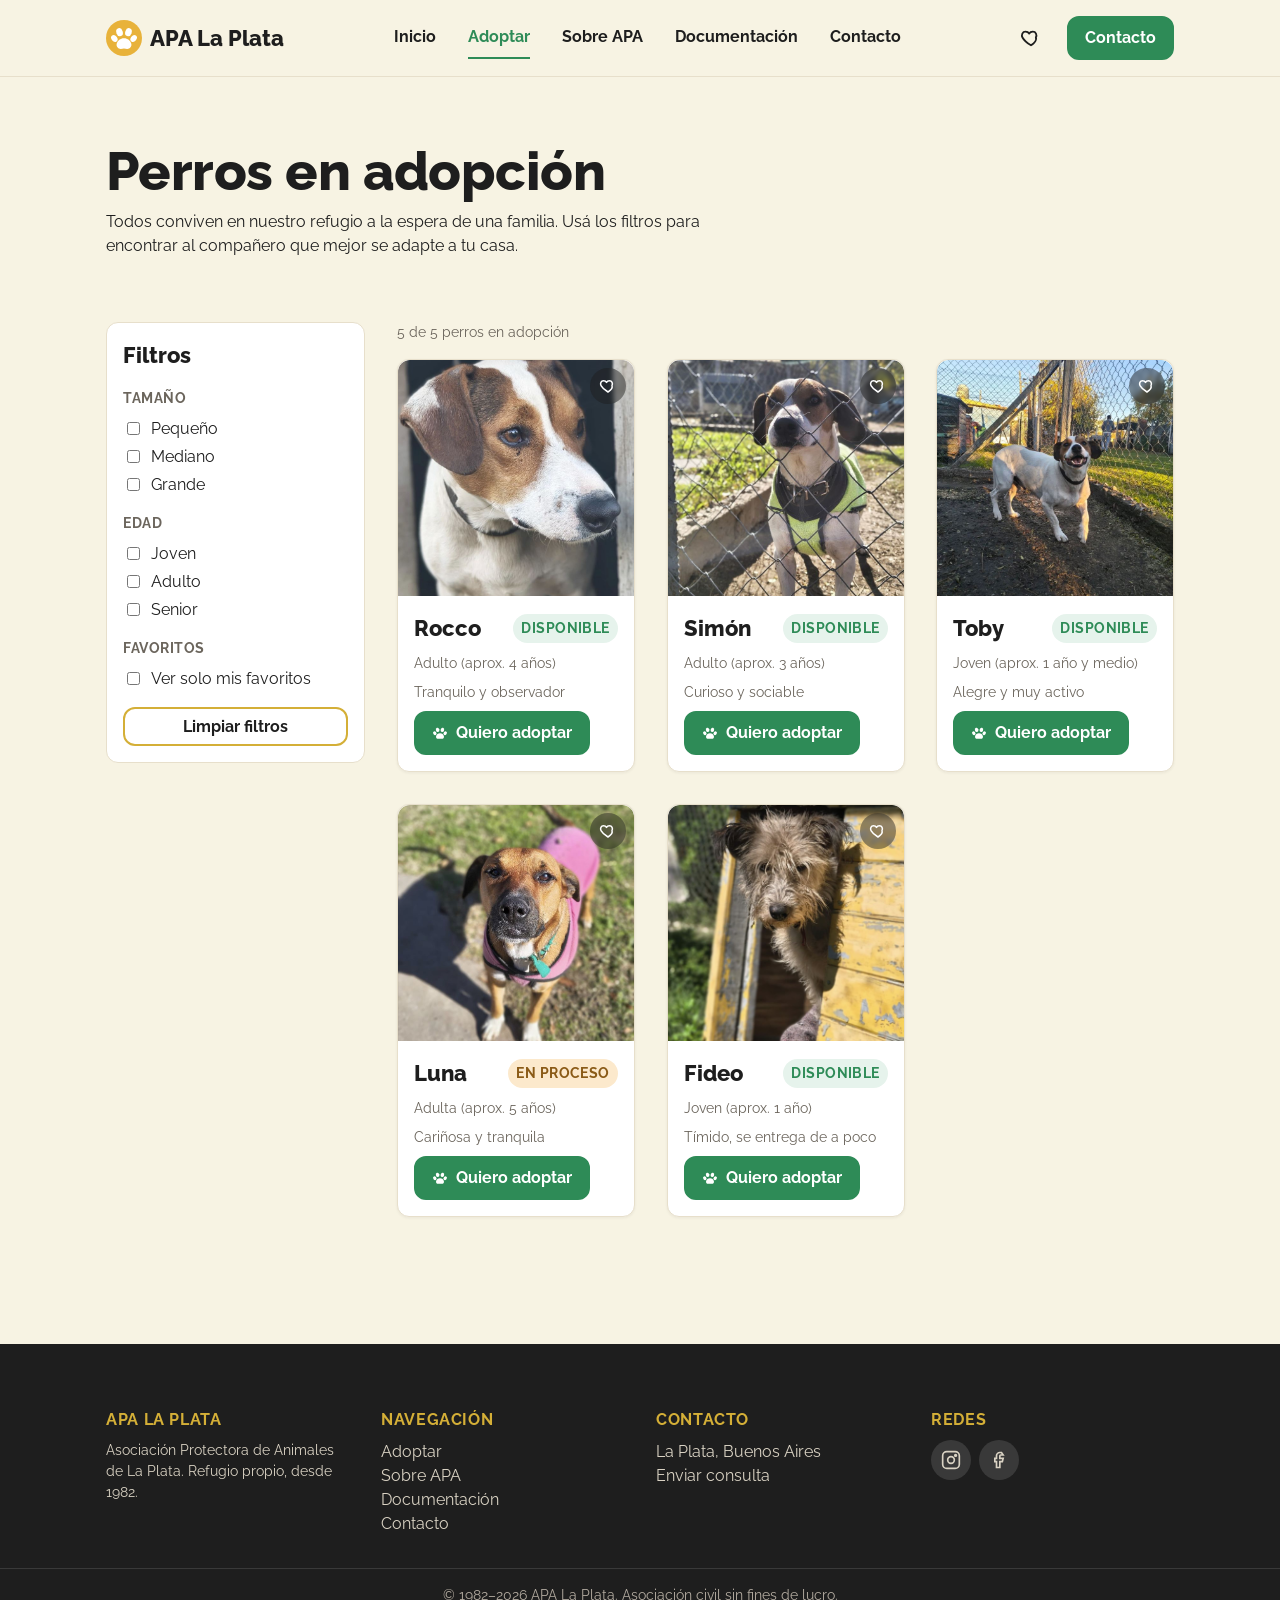
<file: adopcion.html>
<!DOCTYPE html>
<html lang="es">
<head>
<meta charset="UTF-8">
<meta name="viewport" content="width=device-width, initial-scale=1.0">
<title>Adoptar — APA La Plata</title>
<meta name="description" content="Catálogo completo de perros disponibles para adopción en APA La Plata. Filtrá por tamaño y edad.">
<meta property="og:type" content="website">
<meta property="og:site_name" content="APA La Plata">
<meta property="og:locale" content="es_AR">
<meta property="og:title" content="Adoptar — APA La Plata">
<meta property="og:description" content="Catálogo completo de perros disponibles para adopción en APA La Plata. Filtrá por tamaño y edad.">
<meta property="og:image" content="assets/img/animales/rocco.jpg">
<meta name="twitter:card" content="summary_large_image">
<meta name="twitter:title" content="Adoptar — APA La Plata">
<meta name="twitter:description" content="Catálogo completo de perros disponibles para adopción en APA La Plata. Filtrá por tamaño y edad.">
<meta name="twitter:image" content="assets/img/animales/rocco.jpg">
<meta name="theme-color" content="#2E8B57">
<link rel="icon" href="assets/img/logo.svg" type="image/svg+xml">
<link rel="preconnect" href="https://fonts.googleapis.com">
<link rel="preconnect" href="https://fonts.gstatic.com" crossorigin>
<link href="https://fonts.googleapis.com/css2?family=Raleway:wght@400;700;800&display=swap" rel="stylesheet">
<link rel="stylesheet" href="assets/css/style.css">
</head>
<body>
<a class="SkipLink" href="#contenido">Saltar al contenido</a>

<header class="EncabezadoPrincipal">
  <div class="EncabezadoPrincipal-contenedor">
    <a class="EncabezadoPrincipal-logo" href="index.html">
      <img src="assets/img/logo.svg" alt="">
      APA La Plata
    </a>
    <nav class="EncabezadoPrincipal-menu" id="menu-principal">
      <a href="index.html">Inicio</a>
      <a href="adopcion.html" aria-current="page">Adoptar</a>
      <a href="sobre-apa.html">Sobre APA</a>

      <a href="documentacion.html">Documentación</a>
      <a href="contacto.html">Contacto</a>
    </nav>
    <div class="EncabezadoPrincipal-acciones">
      <a class="BtnFavoritosNav" href="adopcion.html?favoritos=1" aria-label="Ver mis favoritos">
        <svg viewBox="0 0 24 24" fill="none" stroke="currentColor" stroke-width="2" stroke-linecap="round" stroke-linejoin="round"><path d="M12 20s-7-4.3-9.3-8.6C1.2 8.6 2.7 5 6 5c2 0 3.4 1.1 4 2.2.6-1.1 2-2.2 4-2.2 3.3 0 4.8 3.6 3.3 6.4C19 15.7 12 20 12 20z"/></svg>
        <span class="BtnFavoritosNav-contador" data-favoritos-contador>0</span>
      </a>
      <a class="BtnPrimario" href="contacto.html">Contacto</a>
      <button class="EncabezadoPrincipal-toggle" aria-label="Abrir menú" aria-expanded="false" aria-controls="menu-principal">
        <svg viewBox="0 0 24 24" fill="none" stroke="currentColor" stroke-width="2"><line x1="3" y1="6" x2="21" y2="6"/><line x1="3" y1="12" x2="21" y2="12"/><line x1="3" y1="18" x2="21" y2="18"/></svg>
      </button>
    </div>
  </div>
</header>

<main id="contenido">

<section class="Seccion" style="padding-bottom: 0;">
  <div class="Contenedor">
    <h1 class="TextoDisplay">Perros en adopción</h1>
    <p class="TextoBase" style="margin-top: var(--espacio-xs); max-width: 640px;">Todos conviven en nuestro refugio a la espera de una familia. Usá los filtros para encontrar al compañero que mejor se adapte a tu casa.</p>
  </div>
</section>

<section class="Seccion">
  <div class="Contenedor GrillaAdopcion-layout">
    <aside class="BarraFiltros" data-revelar>
      <div class="BarraFiltros-titulo">
        Filtros
        <svg class="BarraFiltros-icono" viewBox="0 0 24 24" width="20" height="20" fill="none" stroke="currentColor" stroke-width="2"><polyline points="6 9 12 15 18 9"/></svg>
      </div>
      <div class="BarraFiltros-grupo">
        <h3>Tamaño</h3>
        <div class="BarraFiltros-opciones">
          <label><input type="checkbox" data-grupo="tamano" value="pequeno"> Pequeño</label>
          <label><input type="checkbox" data-grupo="tamano" value="mediano"> Mediano</label>
          <label><input type="checkbox" data-grupo="tamano" value="grande"> Grande</label>
        </div>
      </div>
      <div class="BarraFiltros-grupo">
        <h3>Edad</h3>
        <div class="BarraFiltros-opciones">
          <label><input type="checkbox" data-grupo="edad" value="joven"> Joven</label>
          <label><input type="checkbox" data-grupo="edad" value="adulto"> Adulto</label>
          <label><input type="checkbox" data-grupo="edad" value="senior"> Senior</label>
        </div>
      </div>
      <div class="BarraFiltros-grupo">
        <h3>Favoritos</h3>
        <div class="BarraFiltros-opciones">
          <label><input type="checkbox" data-favoritos-filtro> Ver solo mis favoritos</label>
        </div>
      </div>
      <button class="BtnSecundario BarraFiltros-limpiar" data-limpiar-filtros type="button">Limpiar filtros</button>
    </aside>

    <div>
      <p class="GrillaAdopcion-resultado TextoPequeno" data-resultado-conteo aria-live="polite"></p>
      <div class="GrillaAdopcion" data-grilla-catalogo data-revelar-grupo></div>
      <div class="GrillaAdopcion-vacio" data-grilla-vacio>
        No hay perros que coincidan con esos filtros por ahora. Probá quitar alguno o escribinos por Instagram, sumamos perros todo el tiempo.
      </div>
    </div>
  </div>
</section>

</main>

<footer class="PiePagina">
  <div class="PiePagina-contenedor">
    <div class="PiePagina-columna">
      <h3>APA La Plata</h3>
      <p class="TextoPequeno" style="color: var(--pie-texto-suave);">Asociación Protectora de Animales de La Plata. Refugio propio, desde 1982.</p>
    </div>
    <div class="PiePagina-columna">
      <h3>Navegación</h3>
      <p><a href="adopcion.html">Adoptar</a></p>
      <p><a href="sobre-apa.html">Sobre APA</a></p>
      <p><a href="documentacion.html">Documentación</a></p>
      <p><a href="contacto.html">Contacto</a></p>
    </div>
    <div class="PiePagina-columna">
      <h3>Contacto</h3>
      <p>La Plata, Buenos Aires</p>
      <p><a href="contacto.html">Enviar consulta</a></p>
    </div>
    <div class="PiePagina-columna">
      <h3>Redes</h3>
      <div class="PiePagina-redes">
        <a class="IconoRed_Instagram" href="https://instagram.com/apa.perritosenadopcion" target="_blank" rel="noopener" aria-label="Instagram de APA La Plata">
          <svg viewBox="0 0 24 24" fill="none" stroke="currentColor" stroke-width="2"><rect x="2" y="2" width="20" height="20" rx="5"/><circle cx="12" cy="12" r="4"/><circle cx="17.5" cy="6.5" r="1"/></svg>
        </a>
        <a class="IconoRed_Facebook" href="https://facebook.com" target="_blank" rel="noopener" aria-label="Facebook de APA La Plata">
          <svg viewBox="0 0 24 24" fill="none" stroke="currentColor" stroke-width="2"><path d="M15 3h-2a4 4 0 0 0-4 4v3H7v4h2v7h4v-7h3l1-4h-4V7a1 1 0 0 1 1-1h3z"/></svg>
        </a>
      </div>
    </div>
  </div>
  <div class="PiePagina-base">© 1982–2026 APA La Plata. Asociación civil sin fines de lucro.</div>
</footer>

<script src="assets/js/animales.js"></script>
<script src="assets/js/main.js"></script>
</body>
</html>
</file>
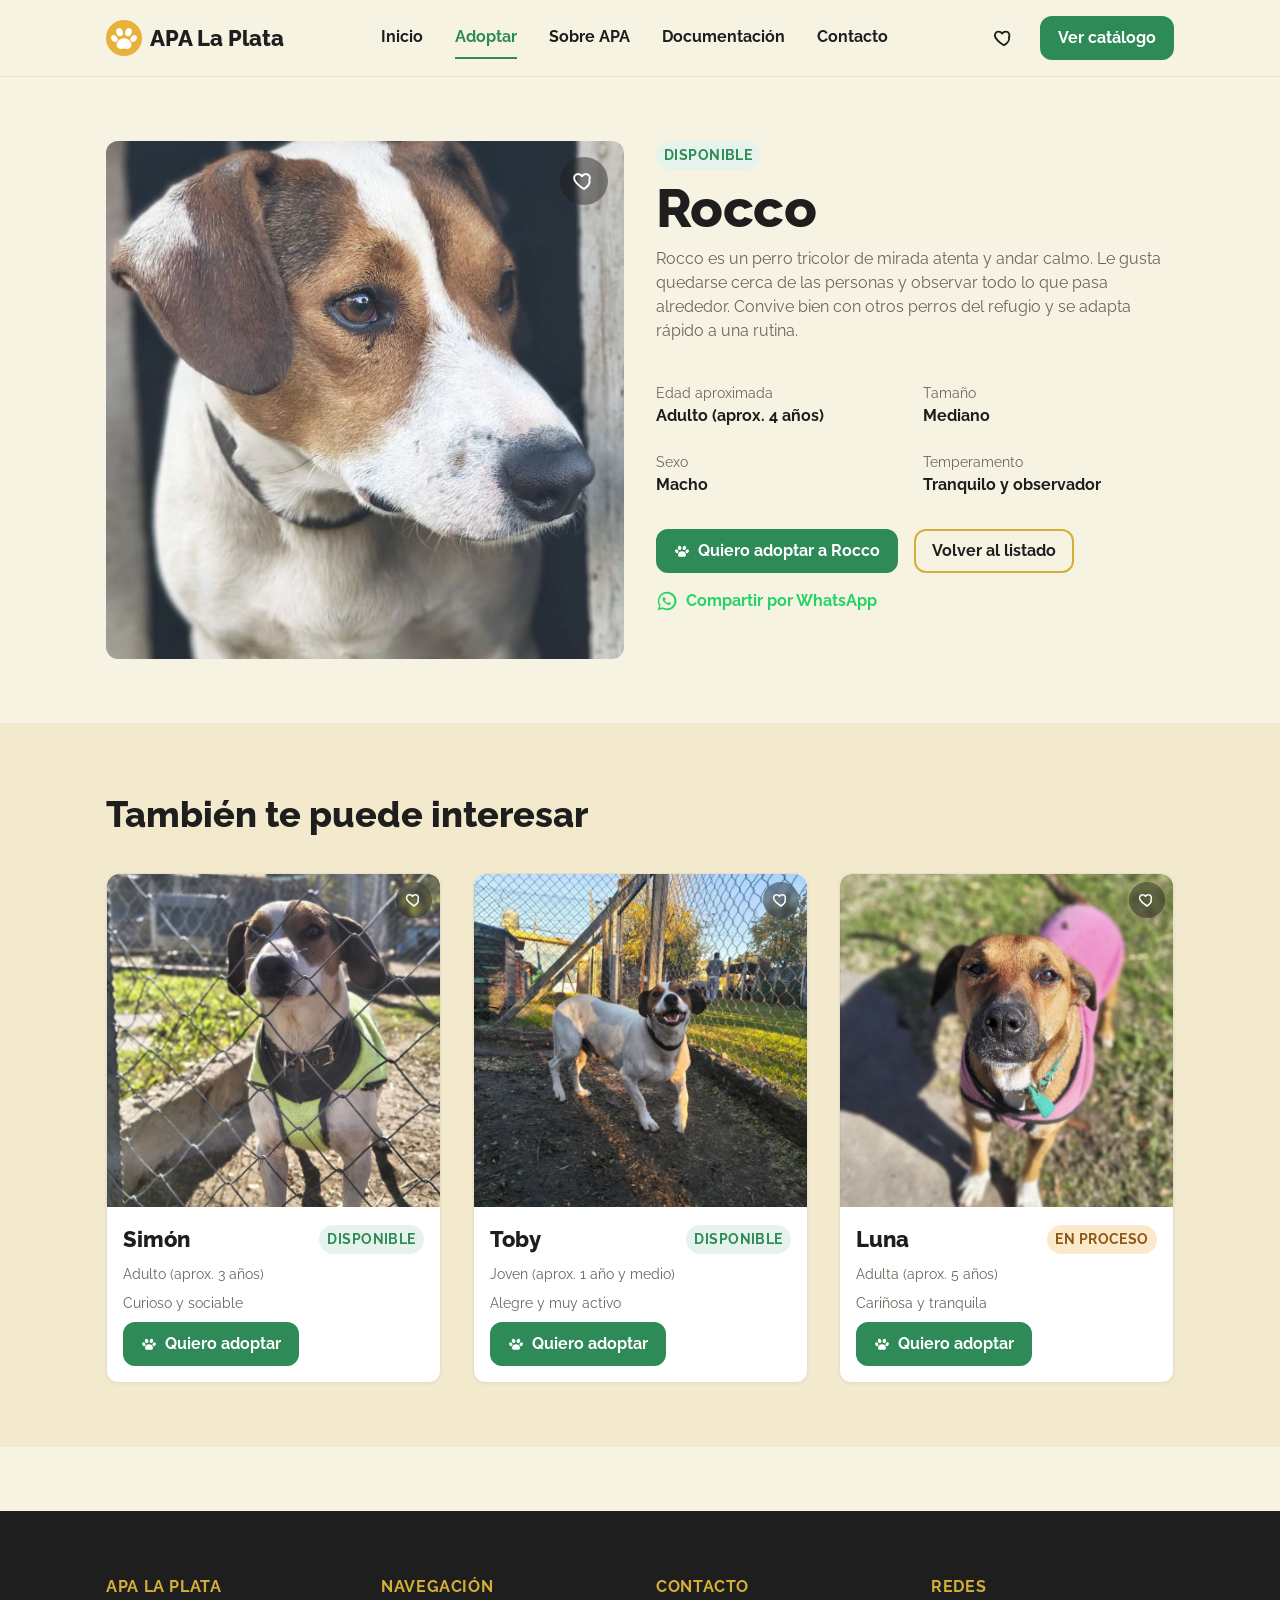
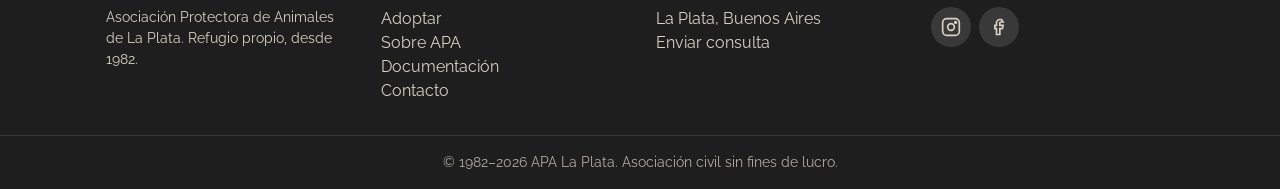
<file: animal.html>
<!DOCTYPE html>
<html lang="es">
<head>
<meta charset="UTF-8">
<meta name="viewport" content="width=device-width, initial-scale=1.0">
<title>Perro en adopción — APA La Plata</title>
<meta name="description" content="Conocé a este perro en adopción de APA La Plata: edad, tamaño, temperamento y cómo iniciar el proceso de adopción.">
<meta property="og:type" content="website">
<meta property="og:site_name" content="APA La Plata">
<meta property="og:locale" content="es_AR">
<meta property="og:title" content="Perro en adopción — APA La Plata">
<meta property="og:description" content="Conocé a este perro en adopción de APA La Plata: edad, tamaño, temperamento y cómo iniciar el proceso de adopción.">
<meta property="og:image" content="assets/img/animales/toby.jpg">
<meta name="twitter:card" content="summary_large_image">
<meta name="twitter:title" content="Perro en adopción — APA La Plata">
<meta name="twitter:description" content="Conocé a este perro en adopción de APA La Plata: edad, tamaño, temperamento y cómo iniciar el proceso de adopción.">
<meta name="twitter:image" content="assets/img/animales/toby.jpg">
<meta name="theme-color" content="#2E8B57">
<link rel="icon" href="assets/img/logo.svg" type="image/svg+xml">
<link rel="preconnect" href="https://fonts.googleapis.com">
<link rel="preconnect" href="https://fonts.gstatic.com" crossorigin>
<link href="https://fonts.googleapis.com/css2?family=Raleway:wght@400;700;800&display=swap" rel="stylesheet">
<link rel="stylesheet" href="assets/css/style.css">
</head>
<body>
<a class="SkipLink" href="#contenido">Saltar al contenido</a>

<header class="EncabezadoPrincipal">
  <div class="EncabezadoPrincipal-contenedor">
    <a class="EncabezadoPrincipal-logo" href="index.html">
      <img src="assets/img/logo.svg" alt="">
      APA La Plata
    </a>
    <nav class="EncabezadoPrincipal-menu" id="menu-principal">
      <a href="index.html">Inicio</a>
      <a href="adopcion.html" aria-current="page">Adoptar</a>
      <a href="sobre-apa.html">Sobre APA</a>

      <a href="documentacion.html">Documentación</a>
      <a href="contacto.html">Contacto</a>
    </nav>
    <div class="EncabezadoPrincipal-acciones">
      <a class="BtnFavoritosNav" href="adopcion.html?favoritos=1" aria-label="Ver mis favoritos">
        <svg viewBox="0 0 24 24" fill="none" stroke="currentColor" stroke-width="2" stroke-linecap="round" stroke-linejoin="round"><path d="M12 20s-7-4.3-9.3-8.6C1.2 8.6 2.7 5 6 5c2 0 3.4 1.1 4 2.2.6-1.1 2-2.2 4-2.2 3.3 0 4.8 3.6 3.3 6.4C19 15.7 12 20 12 20z"/></svg>
        <span class="BtnFavoritosNav-contador" data-favoritos-contador>0</span>
      </a>
      <a class="BtnPrimario" href="adopcion.html">Ver catálogo</a>
      <button class="EncabezadoPrincipal-toggle" aria-label="Abrir menú" aria-expanded="false" aria-controls="menu-principal">
        <svg viewBox="0 0 24 24" fill="none" stroke="currentColor" stroke-width="2"><line x1="3" y1="6" x2="21" y2="6"/><line x1="3" y1="12" x2="21" y2="12"/><line x1="3" y1="18" x2="21" y2="18"/></svg>
      </button>
    </div>
  </div>
</header>

<main id="contenido">

<section class="Seccion">
  <article class="Contenedor DetalleAnimal" data-detalle-animal>
    <div class="TarjetaAnimal-imagenWrap">
      <img class="DetalleAnimal-imagen" id="detalle-imagen" src="assets/img/animales/toby.jpg" alt="Foto del perro en adopción">
      <button class="BtnFavorito BtnFavorito--grande" id="detalle-favorito" type="button" aria-pressed="false" aria-label="Marcar como favorito">
        <svg viewBox="0 0 24 24" fill="none" stroke="currentColor" stroke-width="2" stroke-linecap="round" stroke-linejoin="round"><path d="M12 20s-7-4.3-9.3-8.6C1.2 8.6 2.7 5 6 5c2 0 3.4 1.1 4 2.2.6-1.1 2-2.2 4-2.2 3.3 0 4.8 3.6 3.3 6.4C19 15.7 12 20 12 20z"/></svg>
      </button>
    </div>
    <div>
      <span class="EtiquetaEstado_Disponible" id="detalle-estado">Disponible</span>
      <h1 class="TextoDisplay" id="detalle-nombre" style="margin-top: var(--espacio-xs);">Conociendo a este perro…</h1>
      <p class="TextoSuave" id="detalle-descripcion" style="margin-top: var(--espacio-xs);">Cargando la información de este perro…</p>
      <dl class="DetalleAnimal-ficha">
        <div><dt>Edad aproximada</dt><dd id="detalle-edad">—</dd></div>
        <div><dt>Tamaño</dt><dd id="detalle-tamano">—</dd></div>
        <div><dt>Sexo</dt><dd id="detalle-sexo">—</dd></div>
        <div><dt>Temperamento</dt><dd id="detalle-temperamento">—</dd></div>
      </dl>
      <div class="HeroInicio-acciones">
        <a class="BtnPrimario" id="detalle-btn-adoptar" href="contacto.html">
          <img class="IconoPata" src="assets/img/pata.svg" alt="" aria-hidden="true"> Quiero adoptar
        </a>
        <a class="BtnSecundario" href="adopcion.html" style="border-color: var(--color-primario); color: var(--texto-base);">Volver al listado</a>
      </div>
      <a class="BtnCompartirWhatsapp" id="detalle-whatsapp" href="https://wa.me/" target="_blank" rel="noopener">
        <svg viewBox="0 0 24 24" fill="currentColor"><path d="M12 2a10 10 0 0 0-8.6 15L2 22l5.2-1.4A10 10 0 1 0 12 2zm0 18.2c-1.6 0-3.1-.4-4.4-1.2l-.3-.2-3.1.8.8-3-.2-.3a8.2 8.2 0 1 1 7.2 3.9zm4.5-6.1c-.2-.1-1.5-.7-1.7-.8-.2-.1-.4-.1-.6.1-.2.2-.7.8-.8.9-.2.2-.3.2-.5.1-.2-.1-1-.4-1.9-1.2-.7-.6-1.2-1.4-1.3-1.6-.1-.2 0-.4.1-.5l.4-.4c.1-.1.2-.2.2-.4.1-.1 0-.3 0-.4l-.7-1.7c-.2-.4-.4-.4-.6-.4h-.5c-.2 0-.4.1-.6.3-.2.2-.8.8-.8 1.9s.8 2.2 1 2.4c.1.1 1.6 2.5 3.9 3.4.5.2 1 .4 1.3.5.5.2 1 .1 1.3-.1.4-.2 1.2-.9 1.3-1.3.2-.4.2-.7.1-.8-.1-.1-.2-.2-.4-.3z"/></svg>
        Compartir por WhatsApp
      </a>
    </div>
  </article>
</section>

<section class="Seccion Seccion--acento">
  <div class="Contenedor">
    <h2 class="SeccionTitulo" data-revelar>También te puede interesar</h2>
    <div class="GrillaAdopcion" data-relacionados data-revelar-grupo></div>
  </div>
</section>

</main>

<footer class="PiePagina">
  <div class="PiePagina-contenedor">
    <div class="PiePagina-columna">
      <h3>APA La Plata</h3>
      <p class="TextoPequeno" style="color: var(--pie-texto-suave);">Asociación Protectora de Animales de La Plata. Refugio propio, desde 1982.</p>
    </div>
    <div class="PiePagina-columna">
      <h3>Navegación</h3>
      <p><a href="adopcion.html">Adoptar</a></p>
      <p><a href="sobre-apa.html">Sobre APA</a></p>
      <p><a href="documentacion.html">Documentación</a></p>
      <p><a href="contacto.html">Contacto</a></p>
    </div>
    <div class="PiePagina-columna">
      <h3>Contacto</h3>
      <p>La Plata, Buenos Aires</p>
      <p><a href="contacto.html">Enviar consulta</a></p>
    </div>
    <div class="PiePagina-columna">
      <h3>Redes</h3>
      <div class="PiePagina-redes">
        <a class="IconoRed_Instagram" href="https://instagram.com/apa.perritosenadopcion" target="_blank" rel="noopener" aria-label="Instagram de APA La Plata">
          <svg viewBox="0 0 24 24" fill="none" stroke="currentColor" stroke-width="2"><rect x="2" y="2" width="20" height="20" rx="5"/><circle cx="12" cy="12" r="4"/><circle cx="17.5" cy="6.5" r="1"/></svg>
        </a>
        <a class="IconoRed_Facebook" href="https://facebook.com" target="_blank" rel="noopener" aria-label="Facebook de APA La Plata">
          <svg viewBox="0 0 24 24" fill="none" stroke="currentColor" stroke-width="2"><path d="M15 3h-2a4 4 0 0 0-4 4v3H7v4h2v7h4v-7h3l1-4h-4V7a1 1 0 0 1 1-1h3z"/></svg>
        </a>
      </div>
    </div>
  </div>
  <div class="PiePagina-base">© 1982–2026 APA La Plata. Asociación civil sin fines de lucro.</div>
</footer>

<script src="assets/js/animales.js"></script>
<script src="assets/js/main.js"></script>
</body>
</html>
</file>
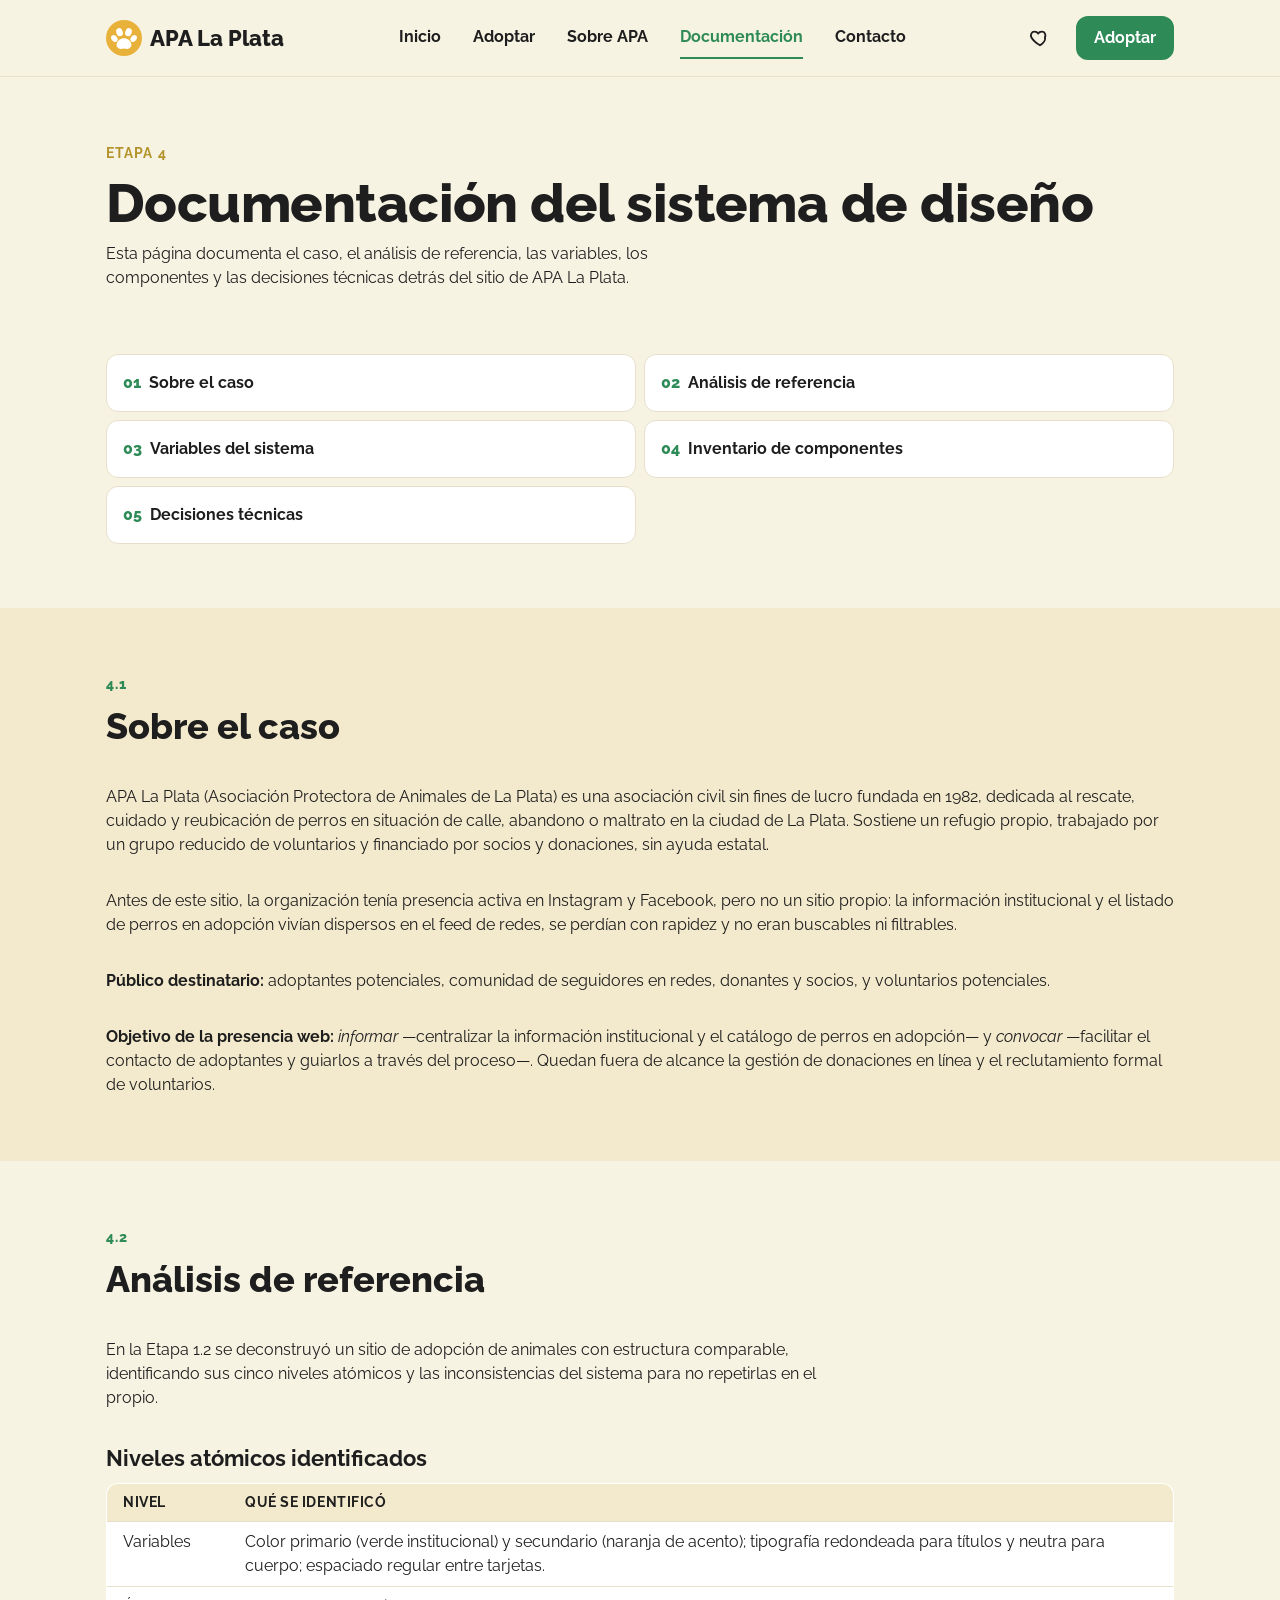
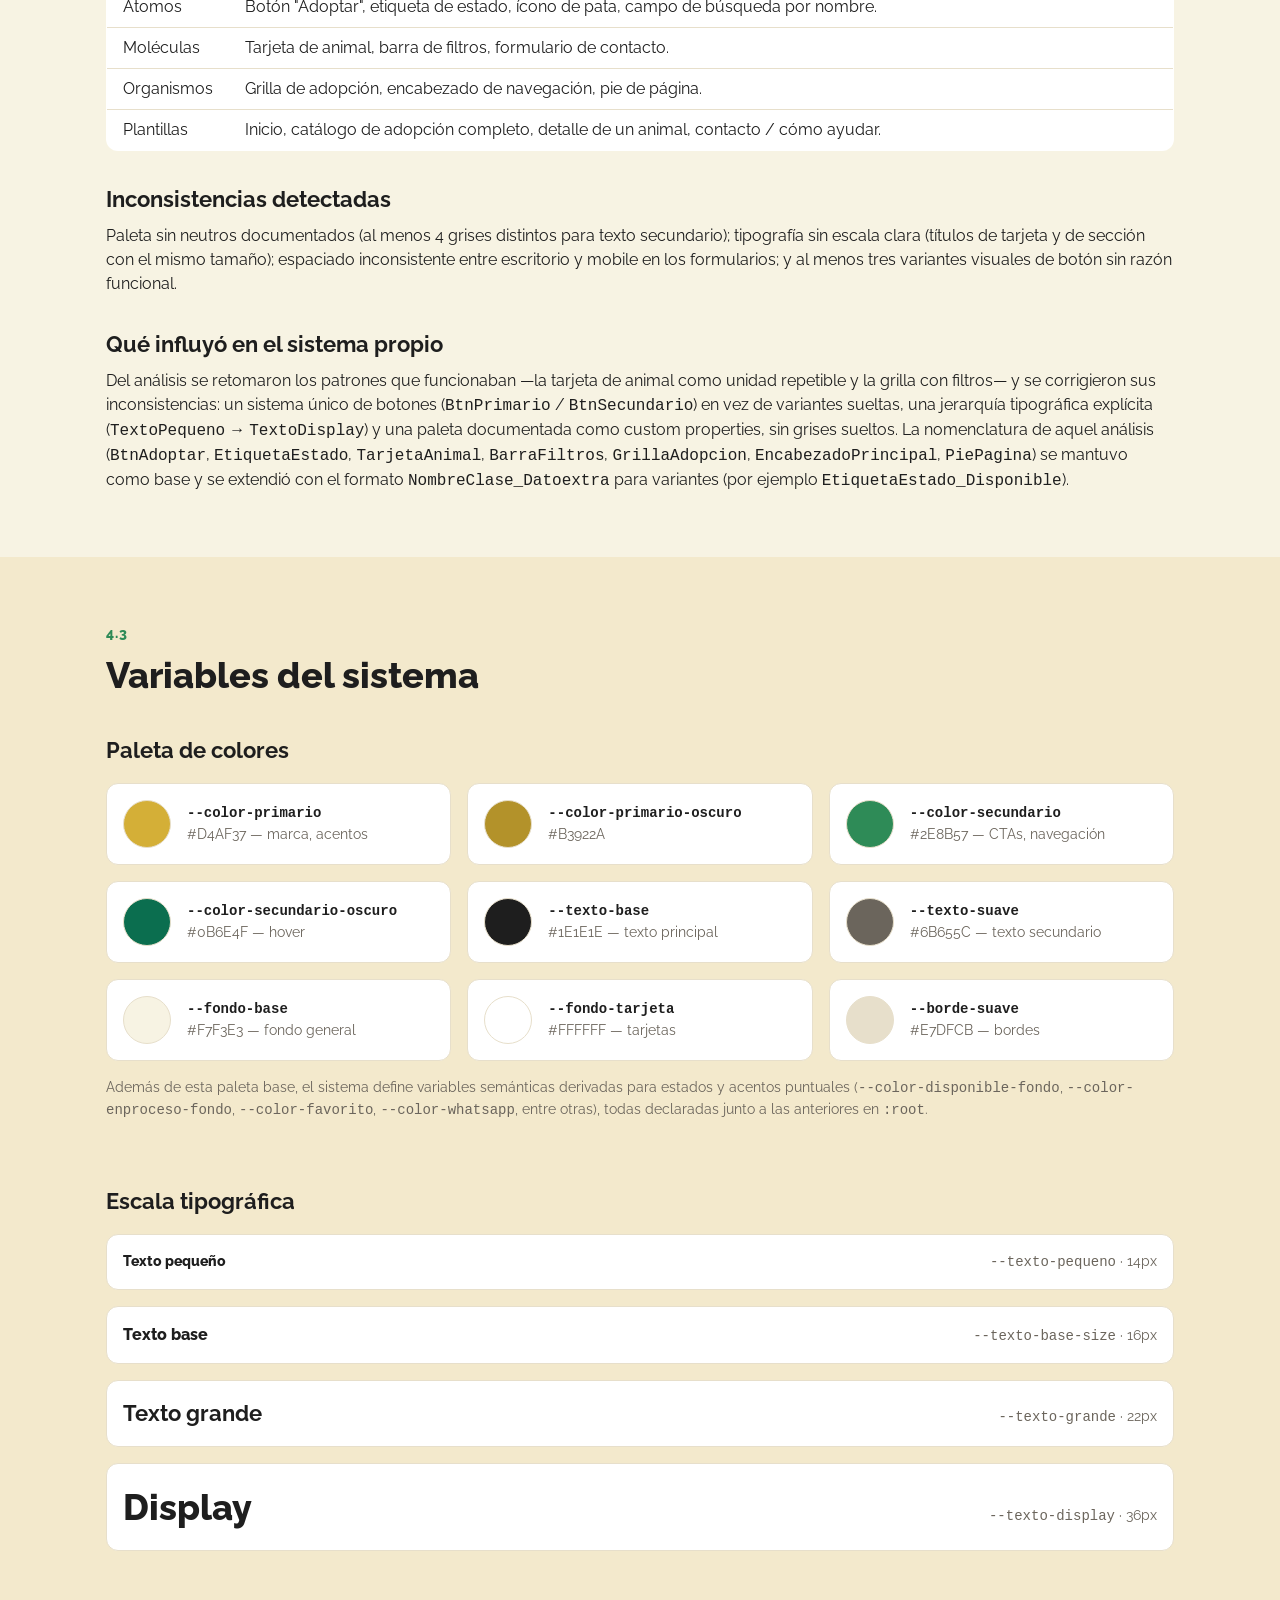
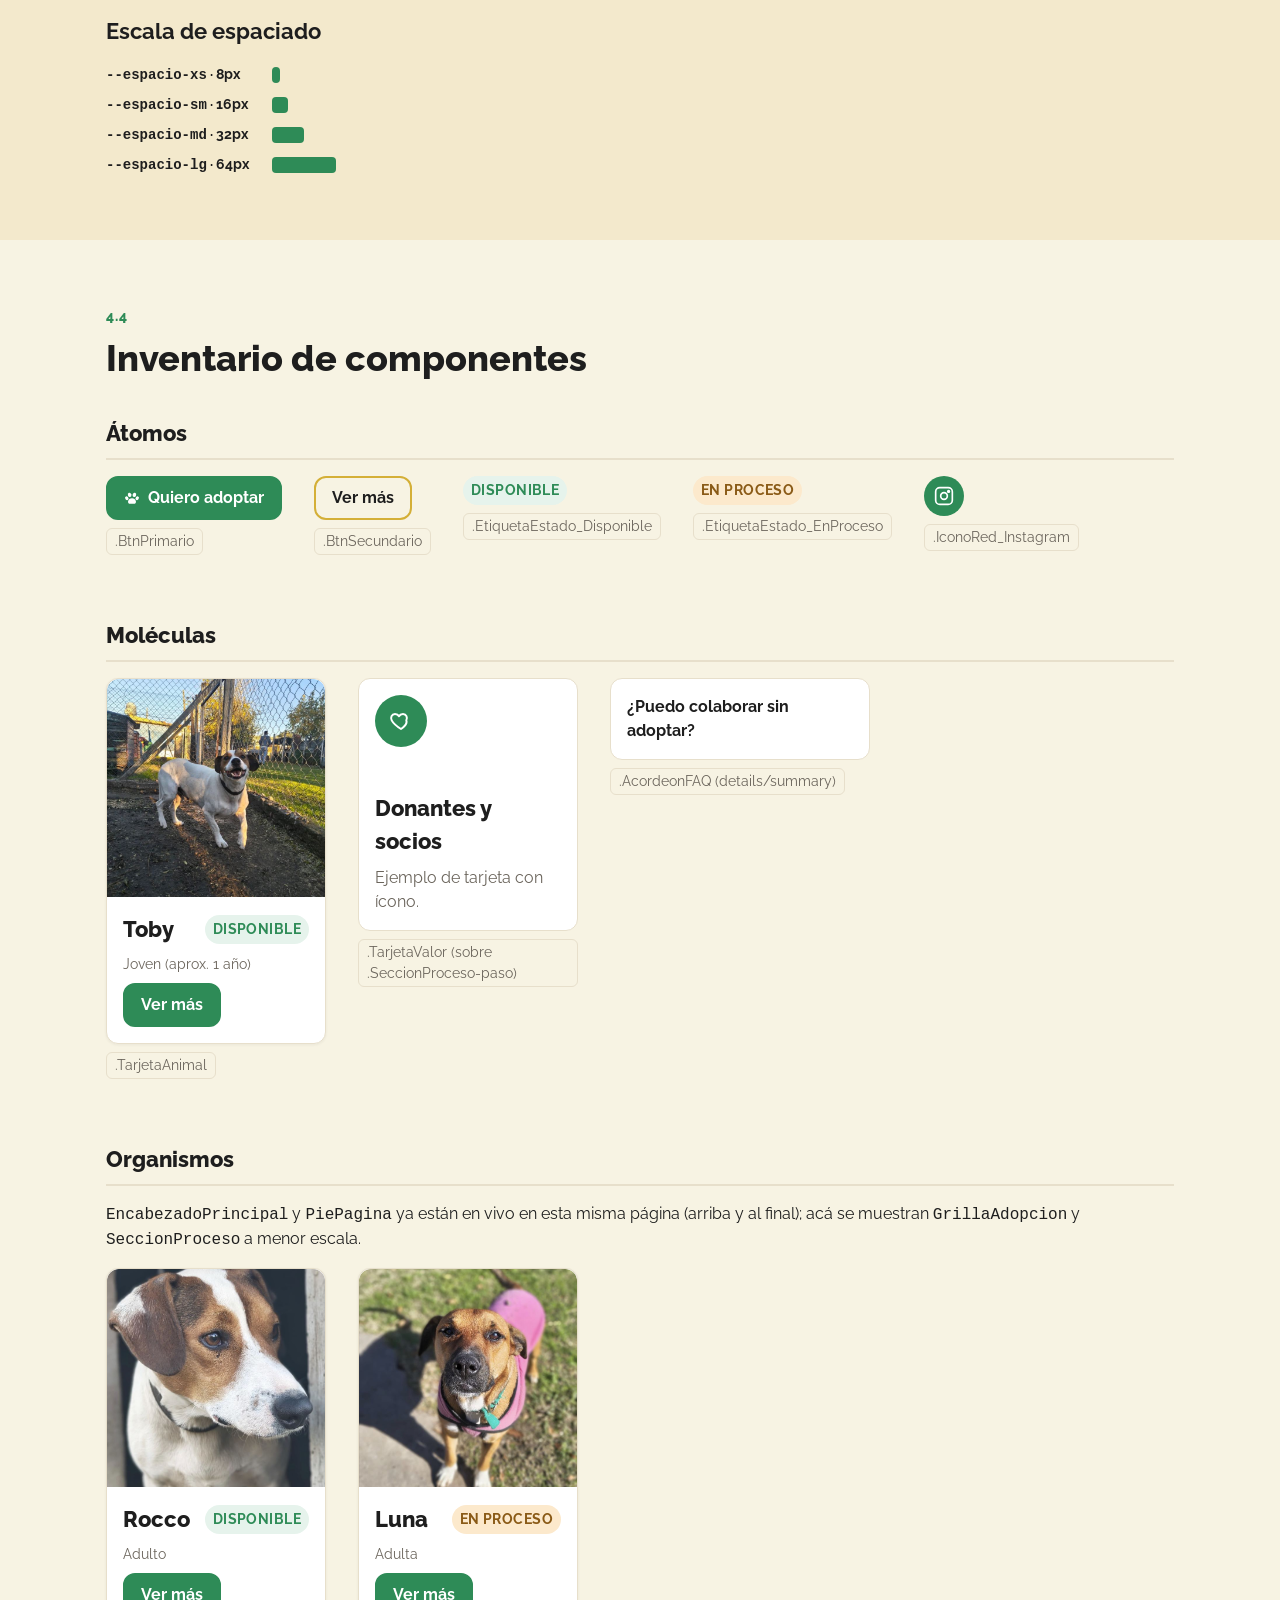
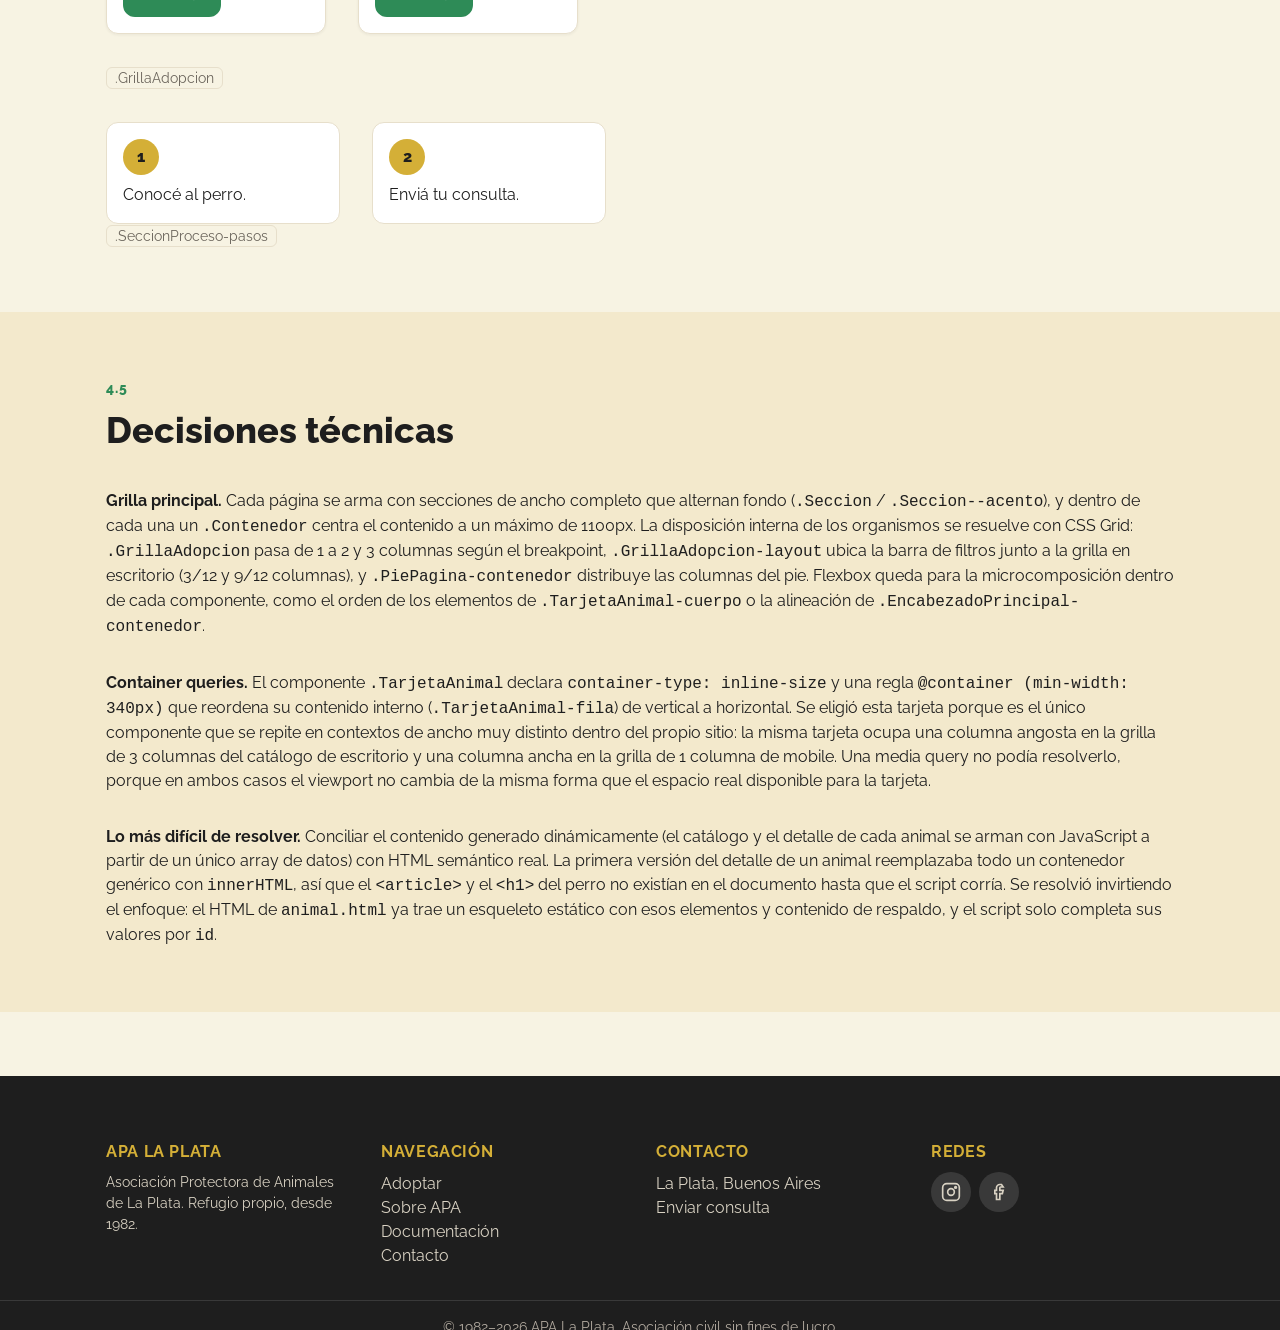
<file: documentacion.html>
<!DOCTYPE html>
<html lang="es">
<head>
<meta charset="UTF-8">
<meta name="viewport" content="width=device-width, initial-scale=1.0">
<title>Documentación del sistema — APA La Plata</title>
<meta name="description" content="Documentación del sistema de diseño del sitio de APA La Plata: caso, análisis de referencia, variables, componentes y decisiones técnicas.">
<meta property="og:type" content="website">
<meta property="og:site_name" content="APA La Plata">
<meta property="og:locale" content="es_AR">
<meta property="og:title" content="Documentación del sistema — APA La Plata">
<meta property="og:description" content="Documentación del sistema de diseño del sitio de APA La Plata: caso, análisis de referencia, variables, componentes y decisiones técnicas.">
<meta property="og:image" content="assets/img/logo.svg">
<meta name="twitter:card" content="summary">
<meta name="twitter:title" content="Documentación del sistema — APA La Plata">
<meta name="twitter:description" content="Documentación del sistema de diseño del sitio de APA La Plata.">
<meta name="theme-color" content="#2E8B57">
<link rel="icon" href="assets/img/logo.svg" type="image/svg+xml">
<link rel="preconnect" href="https://fonts.googleapis.com">
<link rel="preconnect" href="https://fonts.gstatic.com" crossorigin>
<link href="https://fonts.googleapis.com/css2?family=Raleway:wght@400;700;800&display=swap" rel="stylesheet">
<link rel="stylesheet" href="assets/css/style.css">
</head>
<body>
<a class="SkipLink" href="#contenido">Saltar al contenido</a>

<header class="EncabezadoPrincipal">
  <div class="EncabezadoPrincipal-contenedor">
    <a class="EncabezadoPrincipal-logo" href="index.html">
      <img src="assets/img/logo.svg" alt="">
      APA La Plata
    </a>
    <nav class="EncabezadoPrincipal-menu" id="menu-principal">
      <a href="index.html">Inicio</a>
      <a href="adopcion.html">Adoptar</a>
      <a href="sobre-apa.html">Sobre APA</a>
      <a href="documentacion.html" aria-current="page">Documentación</a>
      <a href="contacto.html">Contacto</a>
    </nav>
    <div class="EncabezadoPrincipal-acciones">
      <a class="BtnFavoritosNav" href="adopcion.html?favoritos=1" aria-label="Ver mis favoritos">
        <svg viewBox="0 0 24 24" fill="none" stroke="currentColor" stroke-width="2" stroke-linecap="round" stroke-linejoin="round"><path d="M12 20s-7-4.3-9.3-8.6C1.2 8.6 2.7 5 6 5c2 0 3.4 1.1 4 2.2.6-1.1 2-2.2 4-2.2 3.3 0 4.8 3.6 3.3 6.4C19 15.7 12 20 12 20z"/></svg>
        <span class="BtnFavoritosNav-contador" data-favoritos-contador>0</span>
      </a>
      <a class="BtnPrimario" href="adopcion.html">Adoptar</a>
      <button class="EncabezadoPrincipal-toggle" aria-label="Abrir menú" aria-expanded="false" aria-controls="menu-principal">
        <svg viewBox="0 0 24 24" fill="none" stroke="currentColor" stroke-width="2"><line x1="3" y1="6" x2="21" y2="6"/><line x1="3" y1="12" x2="21" y2="12"/><line x1="3" y1="18" x2="21" y2="18"/></svg>
      </button>
    </div>
  </div>
</header>

<main id="contenido">

<section class="Seccion" style="padding-bottom: 0;">
  <div class="Contenedor">
    <span class="HeroInicio-kicker" style="color: var(--color-primario-oscuro);">Etapa 4</span>
    <h1 class="TextoDisplay" style="margin-top: var(--espacio-xs);">Documentación del sistema de diseño</h1>
    <p class="TextoBase" style="margin-top: var(--espacio-xs); max-width: 640px;">Esta página documenta el caso, el análisis de referencia, las variables, los componentes y las decisiones técnicas detrás del sitio de APA La Plata.</p>
  </div>
</section>

<section class="Seccion" aria-label="Índice de la documentación">
  <div class="Contenedor">
    <nav aria-label="Secciones de la documentación">
      <ul class="DocIndice">
        <li><a href="#sobre-el-caso">Sobre el caso</a></li>
        <li><a href="#analisis-referencia">Análisis de referencia</a></li>
        <li><a href="#variables-sistema">Variables del sistema</a></li>
        <li><a href="#inventario-componentes">Inventario de componentes</a></li>
        <li><a href="#decisiones-tecnicas">Decisiones técnicas</a></li>
      </ul>
    </nav>
  </div>
</section>

<!-- 4.1 Sobre el caso -->
<section class="Seccion Seccion--acento" id="sobre-el-caso">
  <div class="Contenedor">
    <span class="DocSeccion-numero">4.1</span>
    <h2 class="SeccionTitulo">Sobre el caso</h2>
    <div class="SeccionInstitucional">
      <p class="TextoBase">APA La Plata (Asociación Protectora de Animales de La Plata) es una asociación civil sin fines de lucro fundada en 1982, dedicada al rescate, cuidado y reubicación de perros en situación de calle, abandono o maltrato en la ciudad de La Plata. Sostiene un refugio propio, trabajado por un grupo reducido de voluntarios y financiado por socios y donaciones, sin ayuda estatal.</p>
      <p class="TextoBase">Antes de este sitio, la organización tenía presencia activa en Instagram y Facebook, pero no un sitio propio: la información institucional y el listado de perros en adopción vivían dispersos en el feed de redes, se perdían con rapidez y no eran buscables ni filtrables.</p>
      <p class="TextoBase"><strong>Público destinatario:</strong> adoptantes potenciales, comunidad de seguidores en redes, donantes y socios, y voluntarios potenciales.</p>
      <p class="TextoBase"><strong>Objetivo de la presencia web:</strong> <em>informar</em> —centralizar la información institucional y el catálogo de perros en adopción— y <em>convocar</em> —facilitar el contacto de adoptantes y guiarlos a través del proceso—. Quedan fuera de alcance la gestión de donaciones en línea y el reclutamiento formal de voluntarios.</p>
    </div>
  </div>
</section>

<!-- 4.2 Análisis de referencia -->
<section class="Seccion" id="analisis-referencia">
  <div class="Contenedor">
    <span class="DocSeccion-numero">4.2</span>
    <h2 class="SeccionTitulo">Análisis de referencia</h2>
    <p class="TextoBase" style="max-width: 720px;">En la Etapa 1.2 se deconstruyó un sitio de adopción de animales con estructura comparable, identificando sus cinco niveles atómicos y las inconsistencias del sistema para no repetirlas en el propio.</p>

    <h3 class="TextoGrande" style="margin-top: var(--espacio-md); margin-bottom: var(--espacio-xs);">Niveles atómicos identificados</h3>
    <div class="TablaDoc-wrap">
      <table class="TablaDoc">
        <thead>
          <tr><th scope="col">Nivel</th><th scope="col">Qué se identificó</th></tr>
        </thead>
        <tbody>
          <tr><td>Variables</td><td>Color primario (verde institucional) y secundario (naranja de acento); tipografía redondeada para títulos y neutra para cuerpo; espaciado regular entre tarjetas.</td></tr>
          <tr><td>Átomos</td><td>Botón "Adoptar", etiqueta de estado, ícono de pata, campo de búsqueda por nombre.</td></tr>
          <tr><td>Moléculas</td><td>Tarjeta de animal, barra de filtros, formulario de contacto.</td></tr>
          <tr><td>Organismos</td><td>Grilla de adopción, encabezado de navegación, pie de página.</td></tr>
          <tr><td>Plantillas</td><td>Inicio, catálogo de adopción completo, detalle de un animal, contacto / cómo ayudar.</td></tr>
        </tbody>
      </table>
    </div>

    <h3 class="TextoGrande" style="margin-top: var(--espacio-md); margin-bottom: var(--espacio-xs);">Inconsistencias detectadas</h3>
    <p class="TextoBase">Paleta sin neutros documentados (al menos 4 grises distintos para texto secundario); tipografía sin escala clara (títulos de tarjeta y de sección con el mismo tamaño); espaciado inconsistente entre escritorio y mobile en los formularios; y al menos tres variantes visuales de botón sin razón funcional.</p>

    <h3 class="TextoGrande" style="margin-top: var(--espacio-md); margin-bottom: var(--espacio-xs);">Qué influyó en el sistema propio</h3>
    <p class="TextoBase">Del análisis se retomaron los patrones que funcionaban —la tarjeta de animal como unidad repetible y la grilla con filtros— y se corrigieron sus inconsistencias: un sistema único de botones (<code>BtnPrimario</code> / <code>BtnSecundario</code>) en vez de variantes sueltas, una jerarquía tipográfica explícita (<code>TextoPequeno</code> → <code>TextoDisplay</code>) y una paleta documentada como custom properties, sin grises sueltos. La nomenclatura de aquel análisis (<code>BtnAdoptar</code>, <code>EtiquetaEstado</code>, <code>TarjetaAnimal</code>, <code>BarraFiltros</code>, <code>GrillaAdopcion</code>, <code>EncabezadoPrincipal</code>, <code>PiePagina</code>) se mantuvo como base y se extendió con el formato <code>NombreClase_Datoextra</code> para variantes (por ejemplo <code>EtiquetaEstado_Disponible</code>).</p>
  </div>
</section>

<!-- 4.3 Variables del sistema -->
<section class="Seccion Seccion--acento" id="variables-sistema">
  <div class="Contenedor">
    <span class="DocSeccion-numero">4.3</span>
    <h2 class="SeccionTitulo">Variables del sistema</h2>

    <h3 class="TextoGrande" style="margin-bottom: var(--espacio-sm);">Paleta de colores</h3>
    <div class="MuestraColores">
      <div class="MuestraColor">
        <span class="MuestraColor-swatch" style="background: var(--color-primario);"></span>
        <div><code>--color-primario</code><span>#D4AF37 — marca, acentos</span></div>
      </div>
      <div class="MuestraColor">
        <span class="MuestraColor-swatch" style="background: var(--color-primario-oscuro);"></span>
        <div><code>--color-primario-oscuro</code><span>#B3922A</span></div>
      </div>
      <div class="MuestraColor">
        <span class="MuestraColor-swatch" style="background: var(--color-secundario);"></span>
        <div><code>--color-secundario</code><span>#2E8B57 — CTAs, navegación</span></div>
      </div>
      <div class="MuestraColor">
        <span class="MuestraColor-swatch" style="background: var(--color-secundario-oscuro);"></span>
        <div><code>--color-secundario-oscuro</code><span>#0B6E4F — hover</span></div>
      </div>
      <div class="MuestraColor">
        <span class="MuestraColor-swatch" style="background: var(--texto-base);"></span>
        <div><code>--texto-base</code><span>#1E1E1E — texto principal</span></div>
      </div>
      <div class="MuestraColor">
        <span class="MuestraColor-swatch" style="background: var(--texto-suave);"></span>
        <div><code>--texto-suave</code><span>#6B655C — texto secundario</span></div>
      </div>
      <div class="MuestraColor">
        <span class="MuestraColor-swatch" style="background: var(--fondo-base);"></span>
        <div><code>--fondo-base</code><span>#F7F3E3 — fondo general</span></div>
      </div>
      <div class="MuestraColor">
        <span class="MuestraColor-swatch" style="background: var(--fondo-tarjeta);"></span>
        <div><code>--fondo-tarjeta</code><span>#FFFFFF — tarjetas</span></div>
      </div>
      <div class="MuestraColor">
        <span class="MuestraColor-swatch" style="background: var(--borde-suave);"></span>
        <div><code>--borde-suave</code><span>#E7DFCB — bordes</span></div>
      </div>
    </div>
    <p class="TextoPequeno" style="margin-top: var(--espacio-sm);">Además de esta paleta base, el sistema define variables semánticas derivadas para estados y acentos puntuales (<code>--color-disponible-fondo</code>, <code>--color-enproceso-fondo</code>, <code>--color-favorito</code>, <code>--color-whatsapp</code>, entre otras), todas declaradas junto a las anteriores en <code>:root</code>.</p>

    <h3 class="TextoGrande" style="margin-top: var(--espacio-lg); margin-bottom: var(--espacio-sm);">Escala tipográfica</h3>
    <div class="EscalaTipografica">
      <div class="EscalaTipografica-item">
        <span class="EscalaTipografica-muestra" style="font-size: var(--texto-pequeno);">Texto pequeño</span>
        <span class="EscalaTipografica-meta"><code>--texto-pequeno</code> · 14px</span>
      </div>
      <div class="EscalaTipografica-item">
        <span class="EscalaTipografica-muestra" style="font-size: var(--texto-base-size);">Texto base</span>
        <span class="EscalaTipografica-meta"><code>--texto-base-size</code> · 16px</span>
      </div>
      <div class="EscalaTipografica-item">
        <span class="EscalaTipografica-muestra" style="font-size: var(--texto-grande); font-weight: 700;">Texto grande</span>
        <span class="EscalaTipografica-meta"><code>--texto-grande</code> · 22px</span>
      </div>
      <div class="EscalaTipografica-item">
        <span class="EscalaTipografica-muestra" style="font-size: var(--texto-display); font-weight: 800;">Display</span>
        <span class="EscalaTipografica-meta"><code>--texto-display</code> · 36px</span>
      </div>
    </div>

    <h3 class="TextoGrande" style="margin-top: var(--espacio-lg); margin-bottom: var(--espacio-sm);">Escala de espaciado</h3>
    <div class="EscalaEspaciado">
      <div class="EscalaEspaciado-item">
        <span class="EscalaEspaciado-etiqueta"><code>--espacio-xs</code> · 8px</span>
        <span class="EscalaEspaciado-barra" style="width: var(--espacio-xs);"></span>
      </div>
      <div class="EscalaEspaciado-item">
        <span class="EscalaEspaciado-etiqueta"><code>--espacio-sm</code> · 16px</span>
        <span class="EscalaEspaciado-barra" style="width: var(--espacio-sm);"></span>
      </div>
      <div class="EscalaEspaciado-item">
        <span class="EscalaEspaciado-etiqueta"><code>--espacio-md</code> · 32px</span>
        <span class="EscalaEspaciado-barra" style="width: var(--espacio-md);"></span>
      </div>
      <div class="EscalaEspaciado-item">
        <span class="EscalaEspaciado-etiqueta"><code>--espacio-lg</code> · 64px</span>
        <span class="EscalaEspaciado-barra" style="width: var(--espacio-lg);"></span>
      </div>
    </div>
  </div>
</section>

<!-- 4.4 Inventario de componentes -->
<section class="Seccion" id="inventario-componentes">
  <div class="Contenedor">
    <span class="DocSeccion-numero">4.4</span>
    <h2 class="SeccionTitulo">Inventario de componentes</h2>

    <div class="InventarioGrupo">
      <h3 class="InventarioGrupo-titulo">Átomos</h3>
      <div class="InventarioFila">
        <div class="InventarioItem">
          <a class="BtnPrimario" href="#inventario-componentes"><img class="IconoPata" src="assets/img/pata.svg" alt="" aria-hidden="true"> Quiero adoptar</a>
          <span class="InventarioItem-etiqueta">.BtnPrimario</span>
        </div>
        <div class="InventarioItem">
          <a class="BtnSecundario" href="#inventario-componentes">Ver más</a>
          <span class="InventarioItem-etiqueta">.BtnSecundario</span>
        </div>
        <div class="InventarioItem">
          <span class="EtiquetaEstado_Disponible">Disponible</span>
          <span class="InventarioItem-etiqueta">.EtiquetaEstado_Disponible</span>
        </div>
        <div class="InventarioItem">
          <span class="EtiquetaEstado_EnProceso">En proceso</span>
          <span class="InventarioItem-etiqueta">.EtiquetaEstado_EnProceso</span>
        </div>
        <div class="InventarioItem">
          <a class="IconoRed_Instagram" href="#inventario-componentes" style="background: var(--color-secundario); color: var(--color-blanco);" aria-label="Ejemplo de ícono de red social">
            <svg viewBox="0 0 24 24" fill="none" stroke="currentColor" stroke-width="2"><rect x="2" y="2" width="20" height="20" rx="5"/><circle cx="12" cy="12" r="4"/><circle cx="17.5" cy="6.5" r="1"/></svg>
          </a>
          <span class="InventarioItem-etiqueta">.IconoRed_Instagram</span>
        </div>
      </div>
    </div>

    <div class="InventarioGrupo">
      <h3 class="InventarioGrupo-titulo">Moléculas</h3>
      <div class="InventarioFila">
        <div class="InventarioItem" style="width: 220px;">
          <div class="TarjetaAnimal" style="width: 100%;">
            <div class="TarjetaAnimal-fila">
              <div class="TarjetaAnimal-imagenWrap">
                <img class="ImagenAnimal" src="assets/img/animales/toby.jpg" alt="Foto de Toby">
              </div>
              <div class="TarjetaAnimal-cuerpo">
                <div class="TarjetaAnimal-encabezado">
                  <span class="TarjetaAnimal-nombre">Toby</span>
                  <span class="EtiquetaEstado_Disponible">Disponible</span>
                </div>
                <span class="TextoPequeno">Joven (aprox. 1 año)</span>
                <a class="BtnPrimario" href="animal.html?id=toby">Ver más</a>
              </div>
            </div>
          </div>
          <span class="InventarioItem-etiqueta">.TarjetaAnimal</span>
        </div>
        <div class="InventarioItem" style="max-width: 220px;">
          <div class="SeccionProceso-paso">
            <span class="IconoCirculo" aria-hidden="true">
              <svg viewBox="0 0 24 24" fill="none" stroke="currentColor" stroke-width="2" stroke-linecap="round" stroke-linejoin="round"><path d="M12 20s-7-4.3-9.3-8.6C1.2 8.6 2.7 5 6 5c2 0 3.4 1.1 4 2.2.6-1.1 2-2.2 4-2.2 3.3 0 4.8 3.6 3.3 6.4C19 15.7 12 20 12 20z"/></svg>
            </span>
            <h4 class="TarjetaValor-titulo">Donantes y socios</h4>
            <p class="TarjetaValor-texto">Ejemplo de tarjeta con ícono.</p>
          </div>
          <span class="InventarioItem-etiqueta">.TarjetaValor (sobre .SeccionProceso-paso)</span>
        </div>
        <div class="InventarioItem" style="max-width: 260px;">
          <details style="background: var(--fondo-tarjeta); border: 1px solid var(--borde-suave); border-radius: var(--radio-base); padding: var(--espacio-sm); width: 100%;">
            <summary style="cursor: pointer; font-weight: 700; list-style: none;">¿Puedo colaborar sin adoptar?</summary>
            <p class="AcordeonFAQ-respuesta">Sí, como socio, donando o difundiendo.</p>
          </details>
          <span class="InventarioItem-etiqueta">.AcordeonFAQ (details/summary)</span>
        </div>
      </div>
    </div>

    <div class="InventarioGrupo">
      <h3 class="InventarioGrupo-titulo">Organismos</h3>
      <p class="TextoBase" style="margin-bottom: var(--espacio-sm);"><code>EncabezadoPrincipal</code> y <code>PiePagina</code> ya están en vivo en esta misma página (arriba y al final); acá se muestran <code>GrillaAdopcion</code> y <code>SeccionProceso</code> a menor escala.</p>
      <div class="GrillaAdopcion" style="grid-template-columns: repeat(2, minmax(0, 220px)); margin-bottom: var(--espacio-md);">
        <div class="TarjetaAnimal">
          <div class="TarjetaAnimal-fila">
            <div class="TarjetaAnimal-imagenWrap">
              <img class="ImagenAnimal" src="assets/img/animales/rocco.jpg" alt="Foto de Rocco">
            </div>
            <div class="TarjetaAnimal-cuerpo">
              <div class="TarjetaAnimal-encabezado">
                <span class="TarjetaAnimal-nombre">Rocco</span>
                <span class="EtiquetaEstado_Disponible">Disponible</span>
              </div>
              <span class="TextoPequeno">Adulto</span>
              <a class="BtnPrimario" href="animal.html?id=rocco">Ver más</a>
            </div>
          </div>
        </div>
        <div class="TarjetaAnimal">
          <div class="TarjetaAnimal-fila">
            <div class="TarjetaAnimal-imagenWrap">
              <img class="ImagenAnimal" src="assets/img/animales/luna.jpg" alt="Foto de Luna">
            </div>
            <div class="TarjetaAnimal-cuerpo">
              <div class="TarjetaAnimal-encabezado">
                <span class="TarjetaAnimal-nombre">Luna</span>
                <span class="EtiquetaEstado_EnProceso">En proceso</span>
              </div>
              <span class="TextoPequeno">Adulta</span>
              <a class="BtnPrimario" href="animal.html?id=luna">Ver más</a>
            </div>
          </div>
        </div>
      </div>
      <span class="InventarioItem-etiqueta">.GrillaAdopcion</span>

      <div class="SeccionProceso-pasos" style="grid-template-columns: repeat(2, minmax(0, 1fr)); max-width: 500px; margin-top: var(--espacio-md);">
        <div class="SeccionProceso-paso">
          <span class="SeccionProceso-numero">1</span>
          <p class="TextoBase">Conocé al perro.</p>
        </div>
        <div class="SeccionProceso-paso">
          <span class="SeccionProceso-numero">2</span>
          <p class="TextoBase">Enviá tu consulta.</p>
        </div>
      </div>
      <span class="InventarioItem-etiqueta">.SeccionProceso-pasos</span>
    </div>
  </div>
</section>

<!-- 4.5 Decisiones técnicas -->
<section class="Seccion Seccion--acento" id="decisiones-tecnicas">
  <div class="Contenedor">
    <span class="DocSeccion-numero">4.5</span>
    <h2 class="SeccionTitulo">Decisiones técnicas</h2>
    <div class="SeccionInstitucional">
      <p class="TextoBase"><strong>Grilla principal.</strong> Cada página se arma con secciones de ancho completo que alternan fondo (<code>.Seccion</code> / <code>.Seccion--acento</code>), y dentro de cada una un <code>.Contenedor</code> centra el contenido a un máximo de 1100px. La disposición interna de los organismos se resuelve con CSS Grid: <code>.GrillaAdopcion</code> pasa de 1 a 2 y 3 columnas según el breakpoint, <code>.GrillaAdopcion-layout</code> ubica la barra de filtros junto a la grilla en escritorio (3/12 y 9/12 columnas), y <code>.PiePagina-contenedor</code> distribuye las columnas del pie. Flexbox queda para la microcomposición dentro de cada componente, como el orden de los elementos de <code>.TarjetaAnimal-cuerpo</code> o la alineación de <code>.EncabezadoPrincipal-contenedor</code>.</p>
      <p class="TextoBase"><strong>Container queries.</strong> El componente <code>.TarjetaAnimal</code> declara <code>container-type: inline-size</code> y una regla <code>@container (min-width: 340px)</code> que reordena su contenido interno (<code>.TarjetaAnimal-fila</code>) de vertical a horizontal. Se eligió esta tarjeta porque es el único componente que se repite en contextos de ancho muy distinto dentro del propio sitio: la misma tarjeta ocupa una columna angosta en la grilla de 3 columnas del catálogo de escritorio y una columna ancha en la grilla de 1 columna de mobile. Una media query no podía resolverlo, porque en ambos casos el viewport no cambia de la misma forma que el espacio real disponible para la tarjeta.</p>
      <p class="TextoBase"><strong>Lo más difícil de resolver.</strong> Conciliar el contenido generado dinámicamente (el catálogo y el detalle de cada animal se arman con JavaScript a partir de un único array de datos) con HTML semántico real. La primera versión del detalle de un animal reemplazaba todo un contenedor genérico con <code>innerHTML</code>, así que el <code>&lt;article&gt;</code> y el <code>&lt;h1&gt;</code> del perro no existían en el documento hasta que el script corría. Se resolvió invirtiendo el enfoque: el HTML de <code>animal.html</code> ya trae un esqueleto estático con esos elementos y contenido de respaldo, y el script solo completa sus valores por <code>id</code>.</p>
    </div>
  </div>
</section>

</main>

<footer class="PiePagina">
  <div class="PiePagina-contenedor">
    <div class="PiePagina-columna">
      <h3>APA La Plata</h3>
      <p class="TextoPequeno" style="color: var(--pie-texto-suave);">Asociación Protectora de Animales de La Plata. Refugio propio, desde 1982.</p>
    </div>
    <div class="PiePagina-columna">
      <h3>Navegación</h3>
      <p><a href="adopcion.html">Adoptar</a></p>
      <p><a href="sobre-apa.html">Sobre APA</a></p>
      <p><a href="documentacion.html">Documentación</a></p>
      <p><a href="contacto.html">Contacto</a></p>
    </div>
    <div class="PiePagina-columna">
      <h3>Contacto</h3>
      <p>La Plata, Buenos Aires</p>
      <p><a href="contacto.html">Enviar consulta</a></p>
    </div>
    <div class="PiePagina-columna">
      <h3>Redes</h3>
      <div class="PiePagina-redes">
        <a class="IconoRed_Instagram" href="https://instagram.com/apa.perritosenadopcion" target="_blank" rel="noopener" aria-label="Instagram de APA La Plata">
          <svg viewBox="0 0 24 24" fill="none" stroke="currentColor" stroke-width="2"><rect x="2" y="2" width="20" height="20" rx="5"/><circle cx="12" cy="12" r="4"/><circle cx="17.5" cy="6.5" r="1"/></svg>
        </a>
        <a class="IconoRed_Facebook" href="https://facebook.com" target="_blank" rel="noopener" aria-label="Facebook de APA La Plata">
          <svg viewBox="0 0 24 24" fill="none" stroke="currentColor" stroke-width="2"><path d="M15 3h-2a4 4 0 0 0-4 4v3H7v4h2v7h4v-7h3l1-4h-4V7a1 1 0 0 1 1-1h3z"/></svg>
        </a>
      </div>
    </div>
  </div>
  <div class="PiePagina-base">© 1982–2026 APA La Plata. Asociación civil sin fines de lucro.</div>
</footer>

<script src="assets/js/animales.js"></script>
<script src="assets/js/main.js"></script>
</body>
</html>
</file>
<file: assets/css/style.css>
/* =========================================================
   APA La Plata — Sistema de diseño
   Variables, átomos, moléculas y organismos (Diseño Atómico)
   ========================================================= */

/* ---------- Variables ---------- */
:root {
  /* Paleta de colores */
  --color-primario: #D4AF37;
  --color-primario-oscuro: #B3922A;
  --color-secundario: #2E8B57;
  --color-secundario-oscuro: #0B6E4F;
  --texto-base: #1E1E1E;
  --texto-suave: #6B655C;
  --fondo-base: #F7F3E3;
  --fondo-tarjeta: #FFFFFF;
  --borde-suave: #E7DFCB;
  --color-blanco: #FFFFFF;

  /* Colores de estado y acento (derivados de la paleta) */
  --color-disponible-fondo: #E6F3EC;
  --color-enproceso-fondo: #FCE9CC;
  --color-enproceso-texto: #8A5A16;
  --color-acento-fondo: #F3E9CC;
  --color-favorito: #E0455F;
  --color-whatsapp: #25D366;

  /* Colores del pie de página (sobre fondo oscuro) */
  --pie-texto: #F1EBDD;
  --pie-texto-suave: #D9D2C3;
  --pie-texto-tenue: #B3ABA0;

  /* Escala tipográfica */
  --texto-micro: 10px;
  --texto-pequeno: 14px;
  --texto-base-size: 16px;
  --texto-grande: 22px;
  --texto-display: 36px;

  /* Escala de espaciado */
  --espacio-2xs: 4px;
  --espacio-xs: 8px;
  --espacio-sm: 16px;
  --espacio-md: 32px;
  --espacio-lg: 64px;

  --fuente-base: "Raleway", "Segoe UI", -apple-system, BlinkMacSystemFont, sans-serif;
  --radio-base: 12px;
  --ancho-lectura: 1100px;

  --sombra-suave: 0 1px 3px rgba(30, 30, 30, 0.06);
  --sombra-media: 0 8px 20px rgba(30, 30, 30, 0.12);
  --sombra-fuerte: 0 16px 40px rgba(30, 30, 30, 0.18);
}

/* ---------- Animaciones ---------- */
@keyframes aparecer {
  from { opacity: 0; transform: translateY(28px); }
  to { opacity: 1; transform: translateY(0); }
}
@keyframes flotar {
  0%, 100% { transform: translateY(0) rotate(var(--angulo, 0deg)); }
  50% { transform: translateY(-14px) rotate(var(--angulo, 0deg)); }
}
@keyframes brillo {
  0% { transform: translateX(-120%) skewX(-15deg); }
  100% { transform: translateX(220%) skewX(-15deg); }
}

@media (prefers-reduced-motion: reduce) {
  * { animation-duration: 0.001ms !important; animation-iteration-count: 1 !important; transition-duration: 0.001ms !important; }
}

/* Revelado progresivo al hacer scroll */
[data-revelar] {
  opacity: 0;
  transform: translateY(28px);
  transition: opacity 0.7s ease, transform 0.7s ease;
}
[data-revelar].visible { opacity: 1; transform: translateY(0); }
[data-revelar-grupo] > *:nth-child(1) { transition-delay: 0s; }
[data-revelar-grupo] > *:nth-child(2) { transition-delay: 0.08s; }
[data-revelar-grupo] > *:nth-child(3) { transition-delay: 0.16s; }
[data-revelar-grupo] > *:nth-child(4) { transition-delay: 0.24s; }
[data-revelar-grupo] > *:nth-child(5) { transition-delay: 0.32s; }
[data-revelar-grupo] > *:nth-child(6) { transition-delay: 0.4s; }

/* ---------- Reset básico ---------- */
* { box-sizing: border-box; }
html { scroll-behavior: smooth; }
body {
  margin: 0;
  font-family: var(--fuente-base);
  font-size: var(--texto-base-size);
  color: var(--texto-base);
  background: var(--fondo-base);
  line-height: 1.5;
}
img { max-width: 100%; display: block; }
a { color: inherit; text-decoration: none; }
ul { list-style: none; margin: 0; padding: 0; }
h1, h2, h3, p { margin: 0; }
button { font-family: inherit; cursor: pointer; }

a:focus-visible,
button:focus-visible,
input:focus-visible,
select:focus-visible,
textarea:focus-visible,
summary:focus-visible,
[tabindex]:focus-visible {
  outline: 3px solid var(--color-secundario);
  outline-offset: 2px;
}

.SkipLink {
  position: absolute;
  top: -100px;
  left: var(--espacio-sm);
  z-index: 1000;
  background: var(--color-secundario);
  color: var(--color-blanco);
  padding: var(--espacio-xs) var(--espacio-sm);
  border-radius: 0 0 var(--radio-base) var(--radio-base);
  font-weight: 700;
  transition: top 0.15s ease;
}
.SkipLink:focus {
  top: 0;
}

.Contenedor {
  max-width: var(--ancho-lectura);
  margin: 0 auto;
  padding: 0 var(--espacio-sm);
}

.TextoDisplay { font-size: clamp(var(--texto-display), 4vw + 1rem, 3.4rem); line-height: 1.12; font-weight: 800; letter-spacing: -0.01em; }
.TextoGrande { font-size: var(--texto-grande); font-weight: 700; }
.TextoBase { font-size: var(--texto-base-size); }
.TextoPequeno { font-size: var(--texto-pequeno); color: var(--texto-suave); }
.TextoSuave { color: var(--texto-suave); }

.SeccionTitulo {
  font-size: var(--texto-display);
  font-weight: 800;
  margin-bottom: var(--espacio-md);
  color: var(--texto-base);
}

/* =========================================================
   ÁTOMOS
   ========================================================= */

/* Botón primario */
.BtnPrimario {
  display: inline-flex;
  align-items: center;
  justify-content: center;
  gap: var(--espacio-xs);
  background: var(--color-secundario);
  color: var(--color-blanco);
  border: 2px solid var(--color-secundario);
  border-radius: var(--radio-base);
  padding: var(--espacio-xs) var(--espacio-sm);
  font-size: var(--texto-base-size);
  font-weight: 700;
  position: relative;
  overflow: hidden;
  isolation: isolate;
  transition: background 0.15s ease, transform 0.15s ease, box-shadow 0.15s ease;
}
.BtnPrimario::after {
  content: "";
  position: absolute;
  inset: 0;
  background: linear-gradient(100deg, transparent, rgba(255, 255, 255, 0.35), transparent);
  transform: translateX(-120%) skewX(-15deg);
  z-index: -1;
}
.BtnPrimario:hover {
  background: var(--color-secundario-oscuro);
  transform: translateY(-2px);
  box-shadow: var(--sombra-media);
}
.BtnPrimario:hover::after { animation: brillo 0.9s ease; }
.BtnPrimario:hover .IconoPata { animation: flotar 0.6s ease; }
.BtnPrimario:active { transform: scale(0.98); }

/* Botón secundario */
.BtnSecundario {
  display: inline-flex;
  align-items: center;
  justify-content: center;
  gap: var(--espacio-xs);
  background: transparent;
  color: var(--texto-base);
  border: 2px solid var(--color-primario);
  border-radius: var(--radio-base);
  padding: var(--espacio-xs) var(--espacio-sm);
  font-size: var(--texto-base-size);
  font-weight: 700;
  transition: background 0.15s ease, transform 0.15s ease;
}
.BtnSecundario:hover { background: rgba(212, 175, 55, 0.18); transform: translateY(-2px); }

/* Etiquetas de estado */
.EtiquetaEstado_Disponible,
.EtiquetaEstado_EnProceso {
  display: inline-block;
  font-size: var(--texto-pequeno);
  font-weight: 700;
  padding: var(--espacio-2xs) var(--espacio-xs);
  border-radius: 999px;
  text-transform: uppercase;
  letter-spacing: 0.03em;
  transition: transform 0.2s ease;
}
.EtiquetaEstado_Disponible {
  background: var(--color-disponible-fondo);
  color: var(--color-secundario);
}
.EtiquetaEstado_EnProceso {
  background: var(--color-enproceso-fondo);
  color: var(--color-enproceso-texto);
}

/* Campo de texto */
.CampoTexto {
  display: flex;
  flex-direction: column;
  gap: var(--espacio-2xs);
  margin-bottom: var(--espacio-sm);
}
.CampoTexto label {
  font-size: var(--texto-pequeno);
  font-weight: 700;
  color: var(--texto-base);
}
.CampoTexto input,
.CampoTexto textarea,
.CampoTexto select {
  font-family: inherit;
  font-size: var(--texto-base-size);
  padding: var(--espacio-xs);
  border: 2px solid var(--borde-suave);
  border-radius: 8px;
  background: var(--color-blanco);
  color: var(--texto-base);
}
.CampoTexto input:focus,
.CampoTexto textarea:focus,
.CampoTexto select:focus {
  outline: none;
  border-color: var(--color-secundario);
}
.CampoTexto textarea { resize: vertical; min-height: 120px; }

/* Íconos de red social */
.IconoRed_Instagram,
.IconoRed_Facebook {
  display: inline-flex;
  align-items: center;
  justify-content: center;
  width: 40px;
  height: 40px;
  border-radius: 50%;
  background: rgba(255, 255, 255, 0.12);
  color: inherit;
  transition: background 0.15s ease;
}
.IconoRed_Instagram:hover,
.IconoRed_Facebook:hover { background: rgba(255, 255, 255, 0.25); }
.IconoRed_Instagram svg,
.IconoRed_Facebook svg { width: 20px; height: 20px; }

/* Imagen de animal (recorte 1:1) */
.ImagenAnimal {
  width: 100%;
  aspect-ratio: 1 / 1;
  object-fit: cover;
  border-radius: var(--radio-base) var(--radio-base) 0 0;
  background: var(--borde-suave);
  transition: transform 0.5s ease;
}

/* Ícono de pata (decorativo) */
.IconoPata {
  display: inline-block;
  width: 16px;
  height: 16px;
  vertical-align: -2px;
}

/* Botón de favorito (corazón) */
.TarjetaAnimal-imagenWrap { position: relative; }
.BtnFavorito {
  position: absolute;
  top: var(--espacio-xs);
  right: var(--espacio-xs);
  width: 36px;
  height: 36px;
  border-radius: 50%;
  border: none;
  background: rgba(30, 30, 30, 0.45);
  color: var(--color-blanco);
  display: inline-flex;
  align-items: center;
  justify-content: center;
  backdrop-filter: blur(2px);
  transition: transform 0.15s ease, background 0.15s ease, color 0.15s ease;
}
.BtnFavorito svg { width: 18px; height: 18px; transition: transform 0.2s ease; }
.BtnFavorito:hover { transform: scale(1.1); background: rgba(30, 30, 30, 0.65); }
.BtnFavorito.activo { color: var(--color-blanco); background: var(--color-favorito); }
.BtnFavorito.activo svg { fill: currentColor; transform: scale(1.08); }
.BtnFavorito--grande {
  width: 48px;
  height: 48px;
  top: var(--espacio-sm);
  right: var(--espacio-sm);
}
.BtnFavorito--grande svg { width: 24px; height: 24px; }

/* Ícono de favoritos en el header */
.BtnFavoritosNav {
  position: relative;
  display: inline-flex;
  align-items: center;
  justify-content: center;
  width: 40px;
  height: 40px;
  border-radius: 50%;
  color: var(--texto-base);
  transition: background 0.15s ease;
}
.BtnFavoritosNav:hover { background: rgba(30, 30, 30, 0.06); }
.BtnFavoritosNav svg { width: 22px; height: 22px; }
.BtnFavoritosNav-contador {
  position: absolute;
  top: 0;
  right: 0;
  min-width: 16px;
  height: 16px;
  padding: 0 var(--espacio-2xs);
  border-radius: 999px;
  background: var(--color-favorito);
  color: var(--color-blanco);
  font-size: var(--texto-micro);
  font-weight: 800;
  line-height: 16px;
  text-align: center;
  display: none;
}
.BtnFavoritosNav-contador.visible { display: block; }

/* Botón de compartir por WhatsApp */
.BtnCompartirWhatsapp {
  display: inline-flex;
  align-items: center;
  gap: var(--espacio-xs);
  margin-top: var(--espacio-sm);
  color: var(--color-whatsapp);
  font-weight: 700;
  transition: opacity 0.15s ease;
}
.BtnCompartirWhatsapp:hover { opacity: 0.75; }
.BtnCompartirWhatsapp svg { width: 22px; height: 22px; }

/* Botón flotante volver arriba */
.BtnVolverArriba {
  position: fixed;
  right: var(--espacio-md);
  bottom: var(--espacio-md);
  width: 44px;
  height: 44px;
  border-radius: 50%;
  border: none;
  background: var(--color-secundario);
  color: var(--color-blanco);
  display: inline-flex;
  align-items: center;
  justify-content: center;
  box-shadow: var(--sombra-media);
  opacity: 0;
  transform: translateY(12px);
  pointer-events: none;
  transition: opacity 0.2s ease, transform 0.2s ease, background 0.15s ease;
  z-index: 90;
}
.BtnVolverArriba svg { width: 20px; height: 20px; }
.BtnVolverArriba.visible { opacity: 1; transform: translateY(0); pointer-events: auto; }
.BtnVolverArriba:hover { background: var(--color-secundario-oscuro); }

/* =========================================================
   MOLÉCULAS
   ========================================================= */

/* Tarjeta de animal */
/* container-type se declara acá: la tarjeta es el contenedor de referencia
   para las container queries que reordenan su contenido (.TarjetaAnimal-fila). */
.TarjetaAnimal {
  container-type: inline-size;
  background: var(--fondo-tarjeta);
  border-radius: var(--radio-base);
  overflow: hidden;
  border: 1px solid var(--borde-suave);
  box-shadow: var(--sombra-suave);
  transition: transform 0.25s ease, box-shadow 0.25s ease;
}
.TarjetaAnimal:hover {
  transform: translateY(-6px);
  box-shadow: var(--sombra-fuerte);
}
.TarjetaAnimal:hover .ImagenAnimal { transform: scale(1.08); }
.TarjetaAnimal:hover .EtiquetaEstado_Disponible,
.TarjetaAnimal:hover .EtiquetaEstado_EnProceso { transform: scale(1.05); }
.TarjetaAnimal-fila {
  display: flex;
  flex-direction: column;
  height: 100%;
}
.TarjetaAnimal-cuerpo {
  padding: var(--espacio-sm);
  display: flex;
  flex-direction: column;
  gap: var(--espacio-xs);
  flex: 1;
}
.TarjetaAnimal-encabezado {
  display: flex;
  align-items: center;
  justify-content: space-between;
  gap: var(--espacio-xs);
}
.TarjetaAnimal-nombre { font-size: var(--texto-grande); font-weight: 800; }
.TarjetaAnimal-meta { display: flex; gap: var(--espacio-xs); flex-wrap: wrap; }
.TarjetaAnimal-temperamento {
  font-size: var(--texto-pequeno);
  color: var(--texto-suave);
}
.TarjetaAnimal .BtnPrimario { margin-top: auto; align-self: flex-start; }

/* Container query: cuando la tarjeta tiene suficiente ancho propio
   (columna angosta de 2-3 por fila vs. una sola columna ancha), la
   imagen pasa a la izquierda y el contenido a la derecha. Esto responde
   al espacio disponible en el contenedor de la tarjeta, no al viewport. */
@container (min-width: 340px) {
  .TarjetaAnimal-fila {
    display: grid;
    grid-template-columns: 130px 1fr;
    align-items: stretch;
  }
  .TarjetaAnimal-imagenWrap { height: 100%; }
  .TarjetaAnimal-imagenWrap .ImagenAnimal {
    width: 100%;
    height: 100%;
    aspect-ratio: auto;
    border-radius: var(--radio-base) 0 0 var(--radio-base);
  }
}

/* Formulario de contacto */
.FormularioContacto {
  background: var(--fondo-tarjeta);
  border: 1px solid var(--borde-suave);
  border-radius: var(--radio-base);
  padding: var(--espacio-md);
}
.FormularioContacto-mensaje {
  margin-top: var(--espacio-sm);
  padding: var(--espacio-sm);
  border-radius: 8px;
  background: var(--color-disponible-fondo);
  color: var(--color-secundario-oscuro);
  font-weight: 700;
  display: none;
}
.FormularioContacto-mensaje.activo { display: block; }

/* Barra de filtros */
.BarraFiltros {
  background: var(--fondo-tarjeta);
  border: 1px solid var(--borde-suave);
  border-radius: var(--radio-base);
  padding: var(--espacio-sm);
}
.BarraFiltros-titulo {
  display: flex;
  align-items: center;
  justify-content: space-between;
  font-size: var(--texto-grande);
  font-weight: 800;
  cursor: pointer;
}
.BarraFiltros-icono { transition: transform 0.2s ease; }
.BarraFiltros-grupo { margin-top: var(--espacio-sm); }
.BarraFiltros-grupo h3 {
  font-size: var(--texto-pequeno);
  text-transform: uppercase;
  letter-spacing: 0.04em;
  color: var(--texto-suave);
  margin-bottom: var(--espacio-xs);
}
.BarraFiltros-opciones { display: flex; flex-direction: column; gap: var(--espacio-2xs); }
.BarraFiltros-opciones label {
  display: flex;
  align-items: center;
  gap: var(--espacio-xs);
  font-size: var(--texto-base-size);
}
.BarraFiltros-limpiar {
  margin-top: var(--espacio-sm);
  width: 100%;
}

/* Bloque de dato institucional */
.DatoInstitucional {
  text-align: center;
  padding: var(--espacio-sm);
}
.DatoInstitucional-numero {
  font-size: var(--texto-display);
  font-weight: 800;
  color: var(--color-secundario);
  display: block;
  font-variant-numeric: tabular-nums;
}
.DatoInstitucional-etiqueta {
  font-size: var(--texto-base-size);
  color: var(--texto-suave);
}

/* =========================================================
   ORGANISMOS
   ========================================================= */

/* Encabezado de navegación */
.EncabezadoPrincipal {
  background: var(--fondo-base);
  border-bottom: 1px solid var(--borde-suave);
  position: sticky;
  top: 0;
  z-index: 100;
  transition: box-shadow 0.2s ease, background 0.2s ease;
}
.EncabezadoPrincipal--flotante {
  background: rgba(247, 243, 227, 0.92);
  backdrop-filter: blur(8px);
  box-shadow: 0 4px 16px rgba(30, 30, 30, 0.08);
}
.EncabezadoPrincipal-contenedor {
  max-width: var(--ancho-lectura);
  margin: 0 auto;
  padding: var(--espacio-sm);
  display: flex;
  align-items: center;
  justify-content: space-between;
  gap: var(--espacio-sm);
}
.EncabezadoPrincipal-logo {
  display: flex;
  align-items: center;
  gap: var(--espacio-xs);
  font-weight: 800;
  font-size: var(--texto-grande);
  color: var(--texto-base);
}
.EncabezadoPrincipal-logo img { width: 36px; height: 36px; }
.EncabezadoPrincipal-menu {
  display: flex;
  gap: var(--espacio-md);
  font-weight: 700;
}
.EncabezadoPrincipal-menu a {
  padding: var(--espacio-xs) 0;
  border-bottom: 2px solid transparent;
}
.EncabezadoPrincipal-menu a:hover,
.EncabezadoPrincipal-menu a[aria-current="page"] {
  color: var(--color-secundario);
  border-bottom-color: var(--color-secundario);
}
.EncabezadoPrincipal-acciones {
  display: flex;
  align-items: center;
  gap: var(--espacio-sm);
}
.EncabezadoPrincipal-toggle {
  display: none;
  background: none;
  border: none;
  padding: var(--espacio-xs);
}
.EncabezadoPrincipal-toggle svg { width: 28px; height: 28px; }

/* Hero de inicio */
.HeroInicio {
  position: relative;
  background: linear-gradient(180deg, rgba(30, 30, 30, 0.6), rgba(30, 30, 30, 0.78)),
    var(--imagen-hero, none) center/cover no-repeat;
  background-color: var(--color-secundario);
  color: var(--color-blanco);
  width: 100%;
  overflow: hidden;
}
.HeroInicio::before {
  content: "";
  position: absolute;
  inset: -20%;
  background-image: url("data:image/svg+xml,%3Csvg xmlns='http://www.w3.org/2000/svg' viewBox='0 0 24 24'%3E%3Cg fill='%23FFFFFF'%3E%3Cellipse cx='8.4' cy='7.3' rx='2.6' ry='3.3' transform='rotate(-18 8.4 7.3)'/%3E%3Cellipse cx='15.6' cy='7.3' rx='2.6' ry='3.3' transform='rotate(18 15.6 7.3)'/%3E%3Cellipse cx='4.2' cy='12.4' rx='2.3' ry='3' transform='rotate(-38 4.2 12.4)'/%3E%3Cellipse cx='19.8' cy='12.4' rx='2.3' ry='3' transform='rotate(38 19.8 12.4)'/%3E%3Cpath d='M12 12.2c2.9 0 5.3 1.9 5.9 4.5.5 2.1-1.1 4.1-3.3 4.1-.9 0-1.7-.3-2.6-.3s-1.7.3-2.6.3c-2.2 0-3.8-2-3.3-4.1.6-2.6 3-4.5 5.9-4.5z'/%3E%3C/g%3E%3C/svg%3E");
  background-size: 90px 90px;
  background-repeat: repeat;
  opacity: 0.012;
  transform: rotate(-8deg);
  pointer-events: none;
}
.HeroInicio-contenido {
  position: relative;
  max-width: var(--ancho-lectura);
  margin: 0 auto;
  padding: calc(var(--espacio-lg) * 3) var(--espacio-sm) calc(var(--espacio-lg) * 3) calc(var(--espacio-sm) + 36px + var(--espacio-xs));
  display: flex;
  flex-direction: column;
  align-items: flex-start;
  gap: var(--espacio-sm);
}
.HeroInicio-contenido > * { max-width: 640px; }
.HeroInicio-contenido > * { animation: aparecer 0.7s ease both; }
.HeroInicio-contenido > *:nth-child(1) { animation-delay: 0.05s; }
.HeroInicio-contenido > *:nth-child(2) { animation-delay: 0.15s; }
.HeroInicio-contenido > *:nth-child(3) { animation-delay: 0.25s; }
.HeroInicio-contenido > *:nth-child(4) { animation-delay: 0.35s; }
.HeroInicio-kicker {
  text-transform: uppercase;
  letter-spacing: 0.08em;
  font-size: var(--texto-pequeno);
  font-weight: 700;
  color: var(--color-primario);
}
.HeroInicio-acciones { display: flex; gap: var(--espacio-sm); flex-wrap: wrap; }
.HeroInicio .BtnSecundario { border-color: var(--color-blanco); color: var(--color-blanco); }
.HeroInicio .BtnSecundario:hover { background: rgba(255,255,255,0.15); }

/* Grilla de adopción */
.GrillaAdopcion-layout {
  display: grid;
  grid-template-columns: 1fr;
  gap: var(--espacio-md);
  align-items: start;
}
.GrillaAdopcion {
  display: grid;
  grid-template-columns: 1fr;
  gap: var(--espacio-md);
}
.GrillaAdopcion-resultado {
  margin-bottom: var(--espacio-sm);
  color: var(--texto-suave);
}
.GrillaAdopcion-vacio {
  padding: var(--espacio-lg) var(--espacio-sm);
  text-align: center;
  color: var(--texto-suave);
  background: var(--fondo-tarjeta);
  border-radius: var(--radio-base);
  border: 1px dashed var(--borde-suave);
  display: none;
}
.GrillaAdopcion-vacio.activo { display: block; }

/* Sección de proceso */
.SeccionProceso-pasos {
  display: grid;
  grid-template-columns: 1fr;
  gap: var(--espacio-md);
}
.SeccionProceso-paso {
  background: var(--fondo-tarjeta);
  border: 1px solid var(--borde-suave);
  border-radius: var(--radio-base);
  padding: var(--espacio-sm);
  position: relative;
  transition: transform 0.2s ease, box-shadow 0.2s ease;
}
.SeccionProceso-paso:hover {
  transform: translateY(-4px);
  box-shadow: var(--sombra-media);
}
.SeccionProceso-paso:hover .SeccionProceso-numero { transform: scale(1.1); }
.SeccionProceso-numero { transition: transform 0.2s ease; }
.SeccionProceso-numero {
  display: inline-flex;
  align-items: center;
  justify-content: center;
  width: 36px;
  height: 36px;
  border-radius: 50%;
  background: var(--color-primario);
  color: var(--texto-base);
  font-weight: 800;
  margin-bottom: var(--espacio-xs);
}

/* Pie de página */
.PiePagina {
  background: var(--texto-base);
  color: var(--pie-texto);
  margin-top: var(--espacio-lg);
}
.PiePagina-contenedor {
  max-width: var(--ancho-lectura);
  margin: 0 auto;
  padding: var(--espacio-lg) var(--espacio-sm) var(--espacio-md);
  display: grid;
  grid-template-columns: 1fr;
  gap: var(--espacio-md);
}
.PiePagina-columna h3 {
  font-size: var(--texto-base-size);
  text-transform: uppercase;
  letter-spacing: 0.04em;
  color: var(--color-primario);
  margin-bottom: var(--espacio-xs);
}
.PiePagina-columna p,
.PiePagina-columna a { color: var(--pie-texto-suave); }
.PiePagina-columna a:hover { color: var(--color-blanco); }
.PiePagina-redes { display: flex; gap: var(--espacio-xs); margin-top: var(--espacio-xs); }
.PiePagina-base {
  border-top: 1px solid rgba(255,255,255,0.12);
  text-align: center;
  padding: var(--espacio-sm);
  font-size: var(--texto-pequeno);
  color: var(--pie-texto-tenue);
}

/* Secciones genéricas de página */
.Seccion { padding: var(--espacio-lg) 0; }
.Seccion--acento { background: var(--color-acento-fondo); }
.SeccionInstitucional { display: grid; grid-template-columns: 1fr; gap: var(--espacio-md); }
.DatosInstitucionales-grid {
  display: grid;
  grid-template-columns: repeat(2, 1fr);
  gap: var(--espacio-sm);
}

/* Detalle de animal */
.DetalleAnimal {
  display: grid;
  grid-template-columns: 1fr;
  gap: var(--espacio-md);
  animation: aparecer 0.6s ease both;
}
.DetalleAnimal-imagen {
  width: 100%;
  aspect-ratio: 1 / 1;
  object-fit: cover;
  border-radius: var(--radio-base);
}
.DetalleAnimal-ficha dt { font-size: var(--texto-pequeno); color: var(--texto-suave); margin-top: var(--espacio-xs); }
.DetalleAnimal-ficha dd { margin: 0; font-weight: 700; }
.DetalleAnimal-ficha { display: grid; grid-template-columns: repeat(2, 1fr); gap: var(--espacio-sm); margin: var(--espacio-md) 0; }

/* =========================================================
   RESPONSIVO — mobile first
   Base: < 600px · Tablet: >= 600px · Escritorio: >= 1024px
   ========================================================= */

@media (min-width: 600px) {
  .GrillaAdopcion { grid-template-columns: repeat(2, 1fr); }
  .SeccionProceso-pasos { grid-template-columns: repeat(2, 1fr); }
  .PiePagina-contenedor { grid-template-columns: repeat(3, 1fr); }
  .DetalleAnimal { grid-template-columns: 1fr 1fr; }
  .EncabezadoPrincipal-menu { display: flex; }
}

@media (max-width: 599.98px) {
  .EncabezadoPrincipal-menu {
    display: flex;
    position: absolute;
    top: 100%;
    left: 0;
    right: 0;
    background: var(--fondo-base);
    border-bottom: 1px solid var(--borde-suave);
    flex-direction: column;
    padding: 0 var(--espacio-sm);
    gap: var(--espacio-sm);
    max-height: 0;
    overflow: hidden;
    opacity: 0;
    transform: translateY(-8px);
    transition: max-height 0.25s ease, opacity 0.2s ease, transform 0.2s ease, padding 0.25s ease;
  }
  .EncabezadoPrincipal-menu.abierto {
    max-height: 320px;
    opacity: 1;
    transform: translateY(0);
    padding: var(--espacio-sm);
  }
  .EncabezadoPrincipal-toggle { display: inline-flex; }

  .BarraFiltros-grupo,
  .BarraFiltros-limpiar { display: none; }
  .BarraFiltros.abierto .BarraFiltros-grupo,
  .BarraFiltros.abierto .BarraFiltros-limpiar { display: block; }
  .BarraFiltros.abierto .BarraFiltros-icono { transform: rotate(180deg); }
}

@media (min-width: 1024px) {
  .GrillaAdopcion { grid-template-columns: repeat(3, 1fr); }
  .GrillaAdopcion-layout { grid-template-columns: 3fr 9fr; }
  .SeccionProceso-pasos { grid-template-columns: repeat(4, 1fr); }
  .PiePagina-contenedor { grid-template-columns: repeat(4, 1fr); }
  .BarraFiltros-grupo,
  .BarraFiltros-limpiar { display: block !important; }
  .BarraFiltros-titulo { cursor: default; }
  .BarraFiltros-icono { display: none; }
}

/* =========================================================
   Componentes adicionales — Sobre APA y Contacto
   ========================================================= */

/* Ícono circular decorativo (usado en TarjetaValor y tarjetas de info) */
.IconoCirculo {
  display: inline-flex;
  align-items: center;
  justify-content: center;
  width: 52px;
  height: 52px;
  border-radius: 50%;
  background: var(--color-secundario);
  color: var(--color-blanco);
  margin-bottom: var(--espacio-sm);
  transition: transform 0.2s ease;
}
.IconoCirculo svg { width: 24px; height: 24px; }
.IconoCirculo--mostaza { background: var(--color-primario); color: var(--texto-base); }
.SeccionProceso-paso:hover .IconoCirculo { transform: scale(1.1) rotate(-4deg); }

/* Tarjeta de valor / público objetivo (reutiliza el marco de SeccionProceso-paso) */
.TarjetaValor-titulo { font-size: var(--texto-grande); font-weight: 800; margin-bottom: var(--espacio-xs); }
.TarjetaValor-texto { color: var(--texto-suave); }

/* Narrativa: bloque de texto + imagen (historia institucional) */
.Narrativa {
  display: grid;
  grid-template-columns: 1fr;
  gap: var(--espacio-md);
  align-items: center;
}
.Narrativa-imagen {
  width: 100%;
  aspect-ratio: 4 / 3;
  object-fit: cover;
  border-radius: var(--radio-base);
  box-shadow: var(--sombra-media);
}
.Narrativa-titulo { font-size: var(--texto-grande); font-weight: 800; margin-bottom: var(--espacio-xs); }
.Narrativa p + p { margin-top: var(--espacio-xs); }

/* Layout de la página de contacto: formulario + tarjetas de info */
.ContactoLayout {
  display: grid;
  grid-template-columns: 1fr;
  gap: var(--espacio-md);
  align-items: start;
}

/* Tarjeta de info de contacto */
.TarjetaInfo-grupo {
  display: grid;
  grid-template-columns: 1fr;
  gap: var(--espacio-sm);
}
.TarjetaInfo {
  background: var(--fondo-tarjeta);
  border: 1px solid var(--borde-suave);
  border-radius: var(--radio-base);
  padding: var(--espacio-sm);
  display: flex;
  align-items: flex-start;
  gap: var(--espacio-sm);
}
.TarjetaInfo .IconoCirculo { margin-bottom: 0; flex-shrink: 0; width: 44px; height: 44px; }
.TarjetaInfo .IconoCirculo svg { width: 20px; height: 20px; }
.TarjetaInfo-titulo { font-weight: 700; }
.TarjetaInfo-texto { color: var(--texto-suave); font-size: var(--texto-pequeno); }

/* Acordeón de preguntas frecuentes (usa <details>/<summary> nativos) */
.AcordeonFAQ { display: flex; flex-direction: column; gap: var(--espacio-sm); }
.AcordeonFAQ details {
  background: var(--fondo-tarjeta);
  border: 1px solid var(--borde-suave);
  border-radius: var(--radio-base);
  padding: var(--espacio-sm);
  transition: box-shadow 0.2s ease;
}
.AcordeonFAQ details[open] { box-shadow: var(--sombra-suave); }
.AcordeonFAQ summary {
  cursor: pointer;
  font-weight: 700;
  list-style: none;
  display: flex;
  align-items: center;
  justify-content: space-between;
  gap: var(--espacio-sm);
}
.AcordeonFAQ summary::-webkit-details-marker { display: none; }
.AcordeonFAQ summary::after {
  content: "+";
  font-size: 1.4em;
  line-height: 1;
  color: var(--color-secundario);
  transition: transform 0.2s ease;
  flex-shrink: 0;
}
.AcordeonFAQ details[open] summary::after { transform: rotate(45deg); }
.AcordeonFAQ-respuesta { margin-top: var(--espacio-xs); color: var(--texto-suave); }

@media (min-width: 600px) {
  .Narrativa { grid-template-columns: 1fr 1fr; }
  .TarjetaInfo-grupo { grid-template-columns: repeat(2, 1fr); }
}

@media (min-width: 1024px) {
  .ContactoLayout { grid-template-columns: 3fr 2fr; }
  .TarjetaInfo-grupo { grid-template-columns: 1fr; }
}

/* =========================================================
   Documentación del sistema (Etapa 4)
   ========================================================= */

.DocIndice {
  display: grid;
  grid-template-columns: 1fr;
  gap: var(--espacio-xs);
  list-style: none;
  padding: 0;
  margin: 0;
  counter-reset: doc-indice;
}
.DocIndice li { counter-increment: doc-indice; }
.DocIndice a {
  display: flex;
  align-items: baseline;
  gap: var(--espacio-xs);
  padding: var(--espacio-sm);
  background: var(--fondo-tarjeta);
  border: 1px solid var(--borde-suave);
  border-radius: var(--radio-base);
  font-weight: 700;
  transition: transform 0.15s ease, box-shadow 0.15s ease;
}
.DocIndice a:hover { transform: translateY(-2px); box-shadow: var(--sombra-media); }
.DocIndice a::before {
  content: counter(doc-indice, decimal-leading-zero);
  color: var(--color-secundario);
  font-weight: 800;
}

.DocSeccion-numero {
  display: inline-block;
  font-size: var(--texto-pequeno);
  font-weight: 800;
  letter-spacing: 0.06em;
  text-transform: uppercase;
  color: var(--color-secundario);
  margin-bottom: var(--espacio-2xs);
}

/* 4.3 — Muestras de variables */
.MuestraColores {
  display: grid;
  grid-template-columns: repeat(2, 1fr);
  gap: var(--espacio-sm);
}
.MuestraColor {
  display: flex;
  align-items: center;
  gap: var(--espacio-sm);
  background: var(--fondo-tarjeta);
  border: 1px solid var(--borde-suave);
  border-radius: var(--radio-base);
  padding: var(--espacio-sm);
}
.MuestraColor-swatch {
  width: 48px;
  height: 48px;
  border-radius: 50%;
  flex-shrink: 0;
  border: 1px solid var(--borde-suave);
}
.MuestraColor code {
  display: block;
  font-weight: 700;
  font-size: var(--texto-pequeno);
}
.MuestraColor span {
  display: block;
  color: var(--texto-suave);
  font-size: var(--texto-pequeno);
}

.EscalaTipografica { display: flex; flex-direction: column; gap: var(--espacio-sm); }
.EscalaTipografica-item {
  display: flex;
  align-items: baseline;
  justify-content: space-between;
  gap: var(--espacio-sm);
  background: var(--fondo-tarjeta);
  border: 1px solid var(--borde-suave);
  border-radius: var(--radio-base);
  padding: var(--espacio-sm);
  flex-wrap: wrap;
}
.EscalaTipografica-muestra { font-weight: 800; }
.EscalaTipografica-meta {
  font-size: var(--texto-pequeno);
  color: var(--texto-suave);
  font-weight: 400;
  white-space: nowrap;
}

.EscalaEspaciado { display: flex; flex-direction: column; gap: var(--espacio-xs); }
.EscalaEspaciado-item {
  display: flex;
  align-items: center;
  gap: var(--espacio-sm);
}
.EscalaEspaciado-etiqueta {
  width: 150px;
  flex-shrink: 0;
  font-size: var(--texto-pequeno);
  font-weight: 700;
}
.EscalaEspaciado-barra {
  height: var(--espacio-sm);
  background: var(--color-secundario);
  border-radius: 4px;
}

/* 4.4 — Inventario de componentes */
.InventarioGrupo { margin-bottom: var(--espacio-lg); }
.InventarioGrupo:last-child { margin-bottom: 0; }
.InventarioGrupo-titulo {
  font-size: var(--texto-grande);
  font-weight: 800;
  margin-bottom: var(--espacio-sm);
  padding-bottom: var(--espacio-xs);
  border-bottom: 2px solid var(--borde-suave);
}
.InventarioFila {
  display: flex;
  flex-wrap: wrap;
  align-items: flex-start;
  gap: var(--espacio-md);
}
.InventarioItem {
  display: flex;
  flex-direction: column;
  align-items: flex-start;
  gap: var(--espacio-xs);
}
.InventarioItem-etiqueta {
  font-size: var(--texto-pequeno);
  color: var(--texto-suave);
  background: var(--fondo-base);
  border: 1px solid var(--borde-suave);
  border-radius: 6px;
  padding: 2px var(--espacio-xs);
}

/* Tabla de deconstrucción (Etapa 1.2) */
.TablaDoc {
  width: 100%;
  border-collapse: collapse;
  background: var(--fondo-tarjeta);
  border: 1px solid var(--borde-suave);
  border-radius: var(--radio-base);
  overflow: hidden;
}
.TablaDoc th,
.TablaDoc td {
  text-align: left;
  padding: var(--espacio-xs) var(--espacio-sm);
  border-bottom: 1px solid var(--borde-suave);
  vertical-align: top;
}
.TablaDoc th {
  background: var(--color-acento-fondo);
  font-size: var(--texto-pequeno);
  text-transform: uppercase;
  letter-spacing: 0.04em;
}
.TablaDoc tr:last-child td { border-bottom: none; }
.TablaDoc-wrap { overflow-x: auto; }

@media (min-width: 600px) {
  .MuestraColores { grid-template-columns: repeat(3, 1fr); }
  .DocIndice { grid-template-columns: repeat(2, 1fr); }
}
</file>
